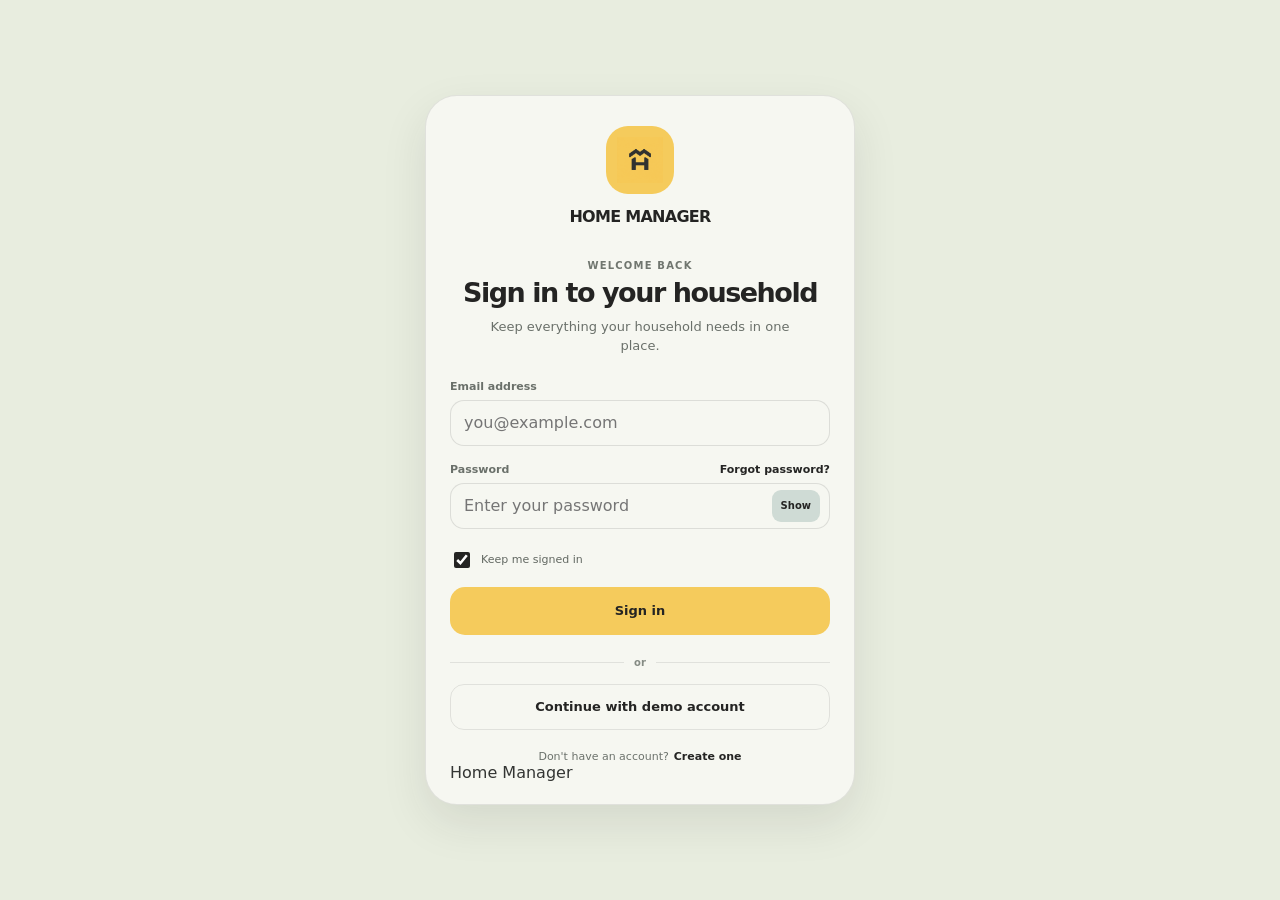
<file: index.html>
<!doctype html>
<html lang="en">

<head>
  <meta charset="UTF-8">

  <meta
    name="viewport"
    content="width=device-width, initial-scale=1"
  >

  <title>Home · Home Manager</title>

  <link
    rel="stylesheet"
    href="styles.css"
  >
</head>

<body>

  <div class="app-shell">

    <div class="phone">

      <!-- HEADER -->
      <header class="topbar">

        <div class="topbar-row">

          <a
            class="brand"
            href="index.html"
          >

            <div class="brand-mark">

              <img
                src="House_Manager_Logo.png"
                alt="Home Manager logo"
              >

            </div>

            <div>

              <div class="brand-name">
                HOME MANAGER
              </div>

              <div
                class="brand-sub"
                id="houseNameHeader"
              >
                My Household
              </div>

            </div>

          </a>


          <button
            class="header-action"
            type="button"
            onclick="location.href='settings.html'"
            aria-label="Settings"
          >
            ⚙
          </button>

        </div>

      </header>


      <!-- SCROLLABLE CONTENT -->
      <main class="scroll">

        <!-- GREETING -->
        <section class="home-intro">

          <div class="kicker">
            <span id="greetingTime">
              Welcome
            </span>
          </div>

          <h1 id="greetingName">
            Your household
          </h1>

          <p id="introText">
            Here's what is happening around home.
          </p>

        </section>


        <!-- NEEDS ATTENTION -->
        <section
          id="attentionSection"
          class="home-section hidden"
        >

          <div class="section-heading-row">

            <div>

              <div class="kicker">
                Needs attention
              </div>

              <h2>
                Take care of these first
              </h2>

            </div>

          </div>

          <div
            id="attentionList"
            class="attention-list"
          ></div>

        </section>


        <!-- ALL CLEAR -->
        <section
          id="allClearSection"
          class="home-clear"
        >

          <div class="clear-icon">
            ✓
          </div>

          <div>

            <div class="clear-title">
              You're all caught up
            </div>

            <div class="clear-copy">
              Nothing in your household needs immediate attention.
            </div>

          </div>

        </section>


        <!-- TODAY -->
        <section class="home-section">

          <div class="section-heading-row">

            <div>

              <div class="kicker">
                Today
              </div>

              <h2>
                What's happening
              </h2>

            </div>

            <a
              class="section-link"
              href="calendar.html"
            >
              Calendar
            </a>

          </div>


          <div
            id="todayContent"
            class="today-list"
          ></div>

        </section>


        <!-- YOUR TASKS -->
        <section class="home-section">

          <div class="section-heading-row">

            <div>

              <div class="kicker">
                Your tasks
              </div>

              <h2>
                Things for you
              </h2>

            </div>

            <a
              class="section-link"
              href="tasks.html"
            >
              View all
            </a>

          </div>


          <div
            id="yourTasks"
            class="compact-list"
          ></div>

        </section>


        <!-- HOUSEHOLD SNAPSHOT -->
        <section class="home-section">

          <div class="section-heading-row">

            <div>

              <div class="kicker">
                Household
              </div>

              <h2>
                At a glance
              </h2>

            </div>

          </div>


          <div class="snapshot-grid">

            <a
              href="tasks.html"
              class="snapshot-card"
            >

              <div class="snapshot-top">

                <div class="snapshot-icon">
                  ✓
                </div>

                <div
                  id="snapshotTasks"
                  class="snapshot-number"
                >
                  0
                </div>

              </div>

              <div class="snapshot-title">
                Open tasks
              </div>

            </a>


            <a
              href="shopping.html"
              class="snapshot-card"
            >

              <div class="snapshot-top">

                <div class="snapshot-icon">
                  🛒
                </div>

                <div
                  id="snapshotShopping"
                  class="snapshot-number"
                >
                  0
                </div>

              </div>

              <div class="snapshot-title">
                Shopping items
              </div>

            </a>


            <a
              href="calendar.html"
              class="snapshot-card"
            >

              <div class="snapshot-top">

                <div class="snapshot-icon">
                  ▦
                </div>

                <div
                  id="snapshotEvents"
                  class="snapshot-number"
                >
                  0
                </div>

              </div>

              <div class="snapshot-title">
                Upcoming events
              </div>

            </a>


            <a
              href="people.html"
              class="snapshot-card"
            >

              <div class="snapshot-top">

                <div class="snapshot-icon">
                  ◉
                </div>

                <div
                  id="snapshotMembers"
                  class="snapshot-number"
                >
                  0
                </div>

              </div>

              <div class="snapshot-title">
                Members
              </div>

            </a>

          </div>

        </section>


        <!-- SHOPPING PREVIEW -->
        <section
          id="shoppingSection"
          class="home-section hidden"
        >

          <div class="section-heading-row">

            <div>

              <div class="kicker">
                Shopping
              </div>

              <h2>
                The household needs
              </h2>

            </div>

            <a
              class="section-link"
              href="shopping.html"
            >
              View list
            </a>

          </div>


          <div
            id="shoppingPreview"
            class="compact-list"
          ></div>

        </section>


        <!-- UPCOMING -->
        <section
          id="upcomingSection"
          class="home-section hidden"
        >

          <div class="section-heading-row">

            <div>

              <div class="kicker">
                Upcoming
              </div>

              <h2>
                What's next
              </h2>

            </div>

            <a
              class="section-link"
              href="calendar.html"
            >
              Calendar
            </a>

          </div>


          <div
            id="upcomingList"
            class="compact-list"
          ></div>

        </section>


        <!-- HOUSEHOLD MEMBERS -->
        <section class="home-section">

          <div class="section-heading-row">

            <div>

              <div class="kicker">
                People
              </div>

              <h2>
                Your household
              </h2>

            </div>

            <a
              class="section-link"
              href="people.html"
            >
              Manage
            </a>

          </div>


          <div
            id="membersList"
            class="members-strip"
          ></div>

        </section>


        <!-- GET STARTED -->
        <section
          id="gettingStarted"
          class="home-section"
        >

          <div class="getting-started">

            <div class="kicker">
              Get started
            </div>

            <h2>
              Build your household
            </h2>

            <p>
              Add the things your household needs to remember, organise and manage.
            </p>


            <div class="starter-actions">

              <a
                href="tasks.html"
                class="starter-action"
              >
                <span class="starter-icon">
                  ✓
                </span>

                <span>
                  <strong>
                    Add a task
                  </strong>

                  <small>
                    Something that needs doing
                  </small>
                </span>

              </a>


              <a
                href="shopping.html"
                class="starter-action"
              >
                <span class="starter-icon">
                  🛒
                </span>

                <span>
                  <strong>
                    Start a shopping list
                  </strong>

                  <small>
                    Something the home needs
                  </small>
                </span>

              </a>


              <a
                href="calendar.html"
                class="starter-action"
              >
                <span class="starter-icon">
                  ▦
                </span>

                <span>
                  <strong>
                    Add an event
                  </strong>

                  <small>
                    Something happening
                  </small>
                </span>

              </a>

            </div>

          </div>

        </section>


        <!-- RECENT ACTIVITY -->
        <section
          id="activitySection"
          class="home-section hidden"
        >

          <div class="section-heading-row">

            <div>

              <div class="kicker">
                Recent activity
              </div>

              <h2>
                What's changed
              </h2>

            </div>

          </div>


          <div
            id="activityList"
            class="compact-list"
          ></div>

        </section>

      </main>


      <!-- BOTTOM NAVIGATION -->
      <nav class="bottom">

        <button
          class="fab"
          type="button"
          onclick="openAdd()"
          aria-label="Add"
        >
          +
        </button>


        <a
          class="nav active"
          href="index.html"
        >

          <span class="nav-icon">
            ⌂
          </span>

          Home

        </a>


        <a
          class="nav"
          href="tasks.html"
        >

          <span class="nav-icon">
            ✓
          </span>

          Tasks

        </a>


        <a
          class="nav"
          href="shopping.html"
        >

          <span class="nav-icon">
            🛒
          </span>

          Shop

        </a>


        <a
          class="nav"
          href="more.html"
        >

          <span class="nav-icon">
            •••
          </span>

          More

        </a>

      </nav>

    </div>

  </div>


  <div id="modalRoot"></div>


  <script src="app.js"></script>


  <script>

    /* =====================================================
       HOME DASHBOARD
    ===================================================== */

    const data = getData();


    /* -----------------------------------------------------
       USER
    ----------------------------------------------------- */

    const userName =
      localStorage.getItem(
        "home-manager-user-name"
      ) ||
      "there";


    const firstName =
      userName
        .trim()
        .split(/\s+/)[0] ||
        "there";


    const hour =
      new Date().getHours();


    let greeting;

    if (hour < 12) {
      greeting = "Good morning";
    } else if (hour < 18) {
      greeting = "Good afternoon";
    } else {
      greeting = "Good evening";
    }


    document.getElementById(
      "greetingTime"
    ).textContent =
      greeting;


    document.getElementById(
      "greetingName"
    ).textContent =
      `${firstName}`;


    document.getElementById(
      "introText"
    ).textContent =
      `${data.household.name} · everything your household needs, together.`;


    /* -----------------------------------------------------
       DATE HELPERS
    ----------------------------------------------------- */

    function localDateKey(date) {

      const year =
        date.getFullYear();

      const month =
        String(
          date.getMonth() + 1
        ).padStart(2, "0");

      const day =
        String(
          date.getDate()
        ).padStart(2, "0");

      return `${year}-${month}-${day}`;
    }


    function parseDate(value) {

      if (!value) {
        return null;
      }

      return new Date(
        `${value}T12:00:00`
      );
    }


    const today =
      new Date();


    const todayKey =
      localDateKey(today);


    const tomorrow =
      new Date(today);

    tomorrow.setDate(
      tomorrow.getDate() + 1
    );


    const tomorrowKey =
      localDateKey(tomorrow);


    /* -----------------------------------------------------
       ATTENTION
    ----------------------------------------------------- */

    const attention = [];


    data.tasks
      .filter(
        task =>
          !task.done &&
          task.date &&
          task.date < todayKey
      )
      .forEach(task => {

        attention.push({
          type: "task",
          title: task.title,
          meta: `Overdue · ${task.assignee || "Unassigned"}`,
          href: "tasks.html"
        });

      });


    data.expenses
      .filter(
        expense =>
          expense.date &&
          expense.date <= tomorrowKey
      )
      .forEach(expense => {

        attention.push({
          type: "money",
          title: expense.title,
          meta:
            expense.date === todayKey
              ? "Due today"
              : "Due tomorrow",
          amount:
            Number(
              expense.amount || 0
            ),
          href: "money.html"
        });

      });


    const attentionSection =
      document.getElementById(
        "attentionSection"
      );


    const attentionList =
      document.getElementById(
        "attentionList"
      );


    const allClear =
      document.getElementById(
        "allClearSection"
      );


    if (attention.length) {

      attentionSection.classList.remove(
        "hidden"
      );

      allClear.classList.add(
        "hidden"
      );


      attentionList.innerHTML =
        attention
          .slice(0, 4)
          .map(item => `

            <a
              href="${item.href}"
              class="attention-item"
            >

              <div class="attention-icon">
                ${
                  item.type === "task"
                    ? "!"
                    : "$"
                }
              </div>

              <div class="attention-main">

                <div class="attention-title">
                  ${safe(item.title)}
                </div>

                <div class="attention-meta">
                  ${safe(item.meta)}
                </div>

              </div>

              ${
                item.amount !== undefined
                  ? `
                    <div class="attention-amount">
                      $${item.amount.toFixed(2)}
                    </div>
                  `
                  : ""
              }

              <div class="attention-arrow">
                ›
              </div>

            </a>

          `)
          .join("");

    } else {

      attentionSection.classList.add(
        "hidden"
      );

      allClear.classList.remove(
        "hidden"
      );

    }


    /* -----------------------------------------------------
       TODAY
    ----------------------------------------------------- */

    const todayItems = [];


    data.tasks
      .filter(
        task =>
          !task.done &&
          task.date === todayKey
      )
      .forEach(task => {

        todayItems.push({
          kind: "Task",
          title: task.title,
          meta:
            task.assignee === firstName ||
            task.assignee === userName ||
            task.assignee === "You"
              ? "Your task"
              : `Assigned to ${task.assignee || "someone"}`,
          icon: "✓",
          href: "tasks.html"
        });

      });


    data.events
      .filter(
        event =>
          event.date === todayKey
      )
      .forEach(event => {

        todayItems.push({
          kind: "Event",
          title: event.title,
          meta:
            event.time
              ? event.time
              : "Today",
          icon: "▦",
          href: "calendar.html"
        });

      });


    const todayContent =
      document.getElementById(
        "todayContent"
      );


    if (todayItems.length) {

      todayContent.innerHTML =
        todayItems
          .slice(0, 5)
          .map(item => `

            <a
              class="today-item"
              href="${item.href}"
            >

              <div class="today-icon">
                ${item.icon}
              </div>

              <div class="today-main">

                <div class="today-kind">
                  ${safe(item.kind)}
                </div>

                <div class="today-title">
                  ${safe(item.title)}
                </div>

              </div>

              <div class="today-meta">
                ${safe(item.meta)}
              </div>

              <div class="today-arrow">
                ›
              </div>

            </a>

          `)
          .join("");

    } else {

      todayContent.innerHTML = `

        <div class="mini-empty">

          <div class="mini-empty-icon">
            ✓
          </div>

          <div>

            <div class="mini-empty-title">
              Nothing planned for today
            </div>

            <div class="mini-empty-copy">
              Your household has a clear day ahead.
            </div>

          </div>

        </div>

      `;

    }


    /* -----------------------------------------------------
       YOUR TASKS
    ----------------------------------------------------- */

    const yourTasks =
      data.tasks
        .filter(
          task =>
            !task.done &&
            (
              task.assignee === firstName ||
              task.assignee === userName ||
              task.assignee === "You"
            )
        )
        .sort(
          (a, b) =>
            (a.date || "9999")
              .localeCompare(
                b.date || "9999"
              )
        );


    const yourTasksElement =
      document.getElementById(
        "yourTasks"
      );


    if (yourTasks.length) {

      yourTasksElement.innerHTML =
        yourTasks
          .slice(0, 4)
          .map(task => `

            <a
              class="compact-item"
              href="tasks.html"
            >

              <div class="compact-icon">
                ✓
              </div>

              <div class="compact-main">

                <div class="compact-title">
                  ${safe(task.title)}
                </div>

                <div class="compact-meta">
                  ${
                    task.date
                      ? fmtDate(task.date)
                      : "No due date"
                  }
                </div>

              </div>

              <div class="compact-arrow">
                ›
              </div>

            </a>

          `)
          .join("");

    } else {

      yourTasksElement.innerHTML = `

        <div class="mini-empty">

          <div class="mini-empty-icon">
            ✓
          </div>

          <div>

            <div class="mini-empty-title">
              No tasks assigned to you
            </div>

            <div class="mini-empty-copy">
              Your assigned tasks will appear here.
            </div>

          </div>

        </div>

      `;

    }


    /* -----------------------------------------------------
       SNAPSHOT
    ----------------------------------------------------- */

    document.getElementById(
      "snapshotTasks"
    ).textContent =
      data.tasks.filter(
        task => !task.done
      ).length;


    document.getElementById(
      "snapshotShopping"
    ).textContent =
      data.shopping.filter(
        item => !item.bought
      ).length;


    document.getElementById(
      "snapshotEvents"
    ).textContent =
      data.events.length;


    document.getElementById(
      "snapshotMembers"
    ).textContent =
      data.members.length;


    /* -----------------------------------------------------
       SHOPPING PREVIEW
    ----------------------------------------------------- */

    const activeShopping =
      data.shopping.filter(
        item => !item.bought
      );


    const shoppingSection =
      document.getElementById(
        "shoppingSection"
      );


    const shoppingPreview =
      document.getElementById(
        "shoppingPreview"
      );


    if (activeShopping.length) {

      shoppingSection.classList.remove(
        "hidden"
      );


      shoppingPreview.innerHTML =
        activeShopping
          .slice(0, 4)
          .map(item => `

            <a
              class="compact-item"
              href="shopping.html"
            >

              <div class="compact-icon">
                🛒
              </div>

              <div class="compact-main">

                <div class="compact-title">
                  ${safe(item.title)}
                </div>

                <div class="compact-meta">
                  Qty ${safe(item.qty || "1")} ·
                  ${safe(item.category || "Other")}
                </div>

              </div>

              <div class="compact-arrow">
                ›
              </div>

            </a>

          `)
          .join("");

    } else {

      shoppingSection.classList.add(
        "hidden"
      );

    }


    /* -----------------------------------------------------
       UPCOMING EVENTS
    ----------------------------------------------------- */

    const upcomingEvents =
      data.events
        .filter(event => {

          if (!event.date) {
            return true;
          }

          return event.date >= todayKey;

        })
        .sort(
          (a, b) =>
            (a.date || "9999")
              .localeCompare(
                b.date || "9999"
              )
        );


    const upcomingSection =
      document.getElementById(
        "upcomingSection"
      );


    const upcomingList =
      document.getElementById(
        "upcomingList"
      );


    if (upcomingEvents.length) {

      upcomingSection.classList.remove(
        "hidden"
      );


      upcomingList.innerHTML =
        upcomingEvents
          .slice(0, 4)
          .map(event => `

            <a
              class="compact-item"
              href="calendar.html"
            >

              <div class="compact-icon">
                ▦
              </div>

              <div class="compact-main">

                <div class="compact-title">
                  ${safe(event.title)}
                </div>

                <div class="compact-meta">

                  ${
                    event.date
                      ? fmtDate(event.date)
                      : "No date"
                  }

                  ${
                    event.time
                      ? ` · ${safe(event.time)}`
                      : ""
                  }

                </div>

              </div>

              <div class="compact-arrow">
                ›
              </div>

            </a>

          `)
          .join("");

    } else {

      upcomingSection.classList.add(
        "hidden"
      );

    }


    /* -----------------------------------------------------
       MEMBERS
    ----------------------------------------------------- */

    const membersList =
      document.getElementById(
        "membersList"
      );


    membersList.innerHTML =
      data.members
        .map(member => `

          <a
            href="people.html"
            class="member-chip"
          >

            <div class="avatar">
              ${safe(member.initials)}
            </div>

            <div class="member-chip-name">
              ${safe(member.name)}
            </div>

          </a>

        `)
        .join("");


    /* -----------------------------------------------------
       GETTING STARTED
       Only keep it prominent while the household
       is still essentially empty.
    ----------------------------------------------------- */

    const hasCoreData =
      data.tasks.length ||
      data.shopping.length ||
      data.events.length ||
      data.expenses.length ||
      data.homeInfo.length;


    const gettingStarted =
      document.getElementById(
        "gettingStarted"
      );


    if (hasCoreData) {

      gettingStarted.classList.add(
        "hidden"
      );

    }


    /* -----------------------------------------------------
       ACTIVITY
       Supports future createdAt activity records.
    ----------------------------------------------------- */

    const activityRecords = [

      ...data.tasks.map(item => ({
        title:
          item.done
            ? "Task completed"
            : "Task added",
        detail:
          item.title,
        date:
          item.createdAt || null
      })),

      ...data.shopping.map(item => ({
        title:
          item.bought
            ? "Shopping item completed"
            : "Shopping item added",
        detail:
          item.title,
        date:
          item.createdAt || null
      })),

      ...data.events.map(item => ({
        title:
          "Event added",
        detail:
          item.title,
        date:
          item.createdAt || null
      })),

      ...data.expenses.map(item => ({
        title:
          "Expense added",
        detail:
          item.title,
        date:
          item.createdAt || null
      }))

    ]
      .filter(item => item.date)
      .sort(
        (a, b) =>
          new Date(b.date) -
          new Date(a.date)
      );


    const activitySection =
      document.getElementById(
        "activitySection"
      );


    const activityList =
      document.getElementById(
        "activityList"
      );


    if (activityRecords.length) {

      activitySection.classList.remove(
        "hidden"
      );


      activityList.innerHTML =
        activityRecords
          .slice(0, 5)
          .map(item => `

            <div class="compact-item">

              <div class="compact-icon">
                •
              </div>

              <div class="compact-main">

                <div class="compact-title">
                  ${safe(item.title)}
                </div>

                <div class="compact-meta">
                  ${safe(item.detail)}
                </div>

              </div>

            </div>

          `)
          .join("");

    } else {

      activitySection.classList.add(
        "hidden"
      );

    }

  </script>

</body>

</html>
</file>
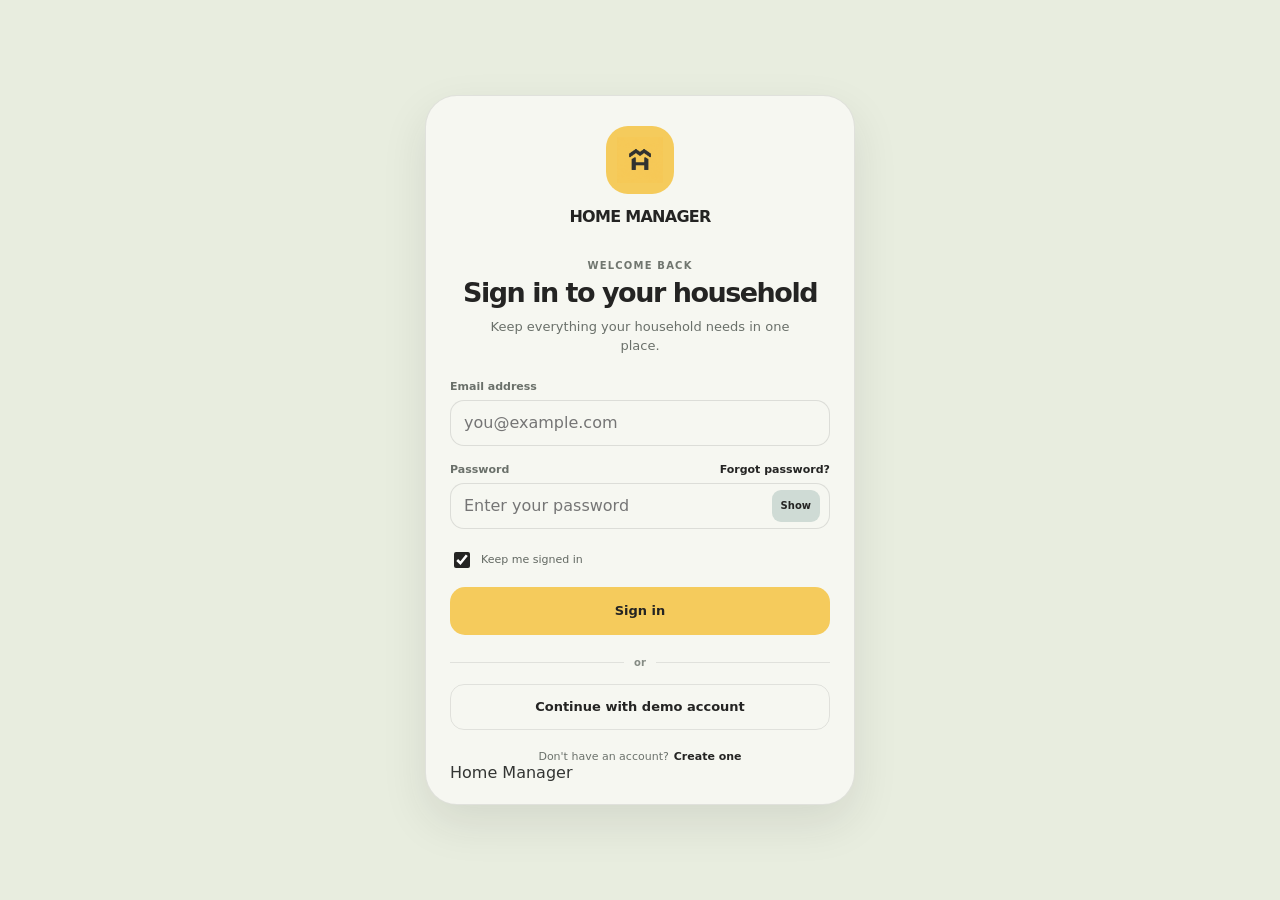
<file: add.html>
<!doctype html>
<html lang="en">
<head>
  <meta charset="UTF-8">
  <meta name="viewport" content="width=device-width, initial-scale=1">
  <title>Settings · Home Manager</title>
  <link rel="stylesheet" href="styles.css">
</head>

<body>

  <div class="app-shell">
    <div class="phone">

      <div class="topbar">

        <div class="topbar-row">

          <a class="brand" href="index.html">

            <div class="brand-mark">
  <img src="House_Manager_Logo.png" alt="Home Manager logo">
</div>

            <div>
              <div class="brand-name">HOME MANAGER</div>
              <div class="brand-sub" id="houseNameHeader">
                My Household
              </div>
            </div>

          </a>

        </div>

      </div>

      <div class="scroll">

        <div class="kicker">Household</div>

        <h1>Settings</h1>

        <p>
          Control your household and prototype preferences.
        </p>

        <div class="section">

          <div class="section-title">
            Household
          </div>

          <div class="row">

            <div>

              <div class="member-name">
                Household name
              </div>

              <div
                class="member-role"
                id="nameView"
              ></div>

            </div>

            <button
              class="button outline small-button"
              onclick="renameHousehold()"
            >
              Rename
            </button>

          </div>

          <div class="row">

            <div>

              <div class="member-name">
                Invite code
              </div>

              <div
                class="member-role"
                id="codeView"
              ></div>

            </div>

            <button
              class="button outline small-button"
              onclick="copyInvite()"
            >
              Copy
            </button>

          </div>

        </div>

        <div class="section">

          <div class="section-title">
            Prototype data
          </div>

          <p>
            All test data is stored locally in this browser so the prototype works without a backend.
          </p>

          <div style="margin-top:14px">

            <button
              class="button danger full"
              onclick="resetApp()"
            >
              Clear household data
            </button>

          </div>

        </div>

      </div>

      <div class="bottom">

        <button class="fab" onclick="openAdd()">+</button>

        <a class="nav" href="index.html">
          <span class="nav-icon">⌂</span>
          Home
        </a>

        <a class="nav" href="tasks.html">
          <span class="nav-icon">✓</span>
          Tasks
        </a>

        <a class="nav" href="shopping.html">
          <span class="nav-icon">🛒</span>
          Shop
        </a>

        <a class="nav active" href="more.html">
          <span class="nav-icon">•••</span>
          More
        </a>

      </div>

    </div>
  </div>

  <div id="modalRoot"></div>

  <script src="app.js"></script>

  <script>

    const d = getData();

    document.getElementById("nameView").textContent =
      d.household.name;

    document.getElementById("codeView").textContent =
      d.household.inviteCode;

  </script>

</body>
</html>
</file>
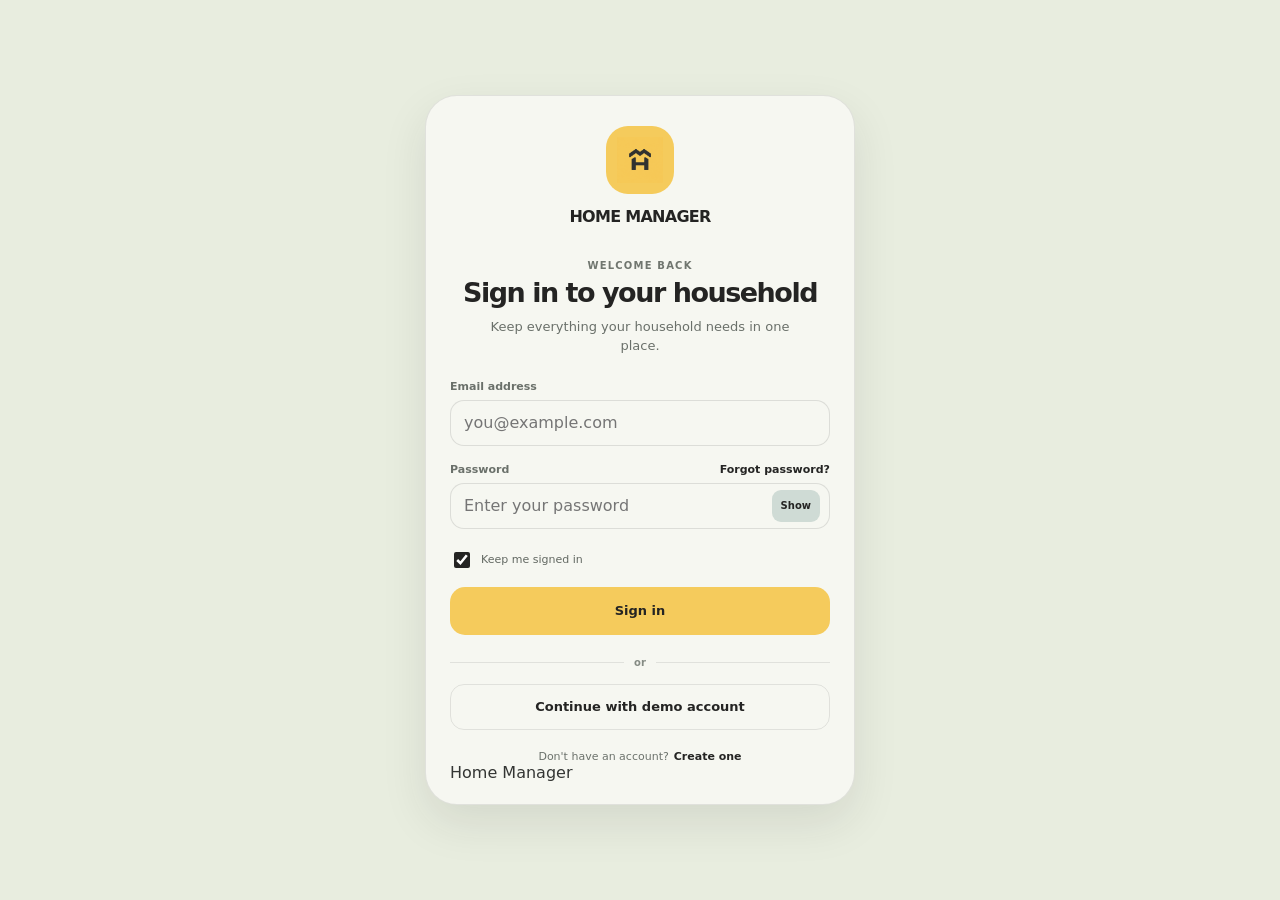
<file: calendar.html>
<!doctype html>
<html lang="en">
<head>
  <meta charset="UTF-8">
  <meta name="viewport" content="width=device-width, initial-scale=1">
  <title>Calendar · Home Manager</title>
  <link rel="stylesheet" href="styles.css">
</head>

<body>

  <div class="app-shell">
    <div class="phone">

      <div class="topbar">
        <div class="topbar-row">

          <a class="brand" href="index.html">

            <div class="brand-mark">
  <img src="House_Manager_Logo.png" alt="Home Manager logo">
</div>

            <div>
              <div class="brand-name">HOME MANAGER</div>
              <div class="brand-sub" id="houseNameHeader">My Household</div>
            </div>

          </a>

          <button
            class="header-action"
            onclick="location.href='settings.html'"
          >
            ⚙
          </button>

        </div>
      </div>

      <div class="scroll">

        <div class="kicker">Household</div>

        <h1>Calendar</h1>

        <p>Plans and events everyone can see.</p>

        <div class="calendar">

          <div class="calendar-head">
            <span>October 2026</span>
            <span>Today</span>
          </div>

          <div class="week">

            <div class="dayname">M</div>
            <div class="dayname">T</div>
            <div class="dayname">W</div>
            <div class="dayname">T</div>
            <div class="dayname">F</div>
            <div class="dayname">S</div>
            <div class="dayname">S</div>

          </div>

          <div class="week" id="days"></div>

        </div>

        <div class="toolbar">

          <div class="kicker">Upcoming</div>

          <button
            class="button primary small-button"
            onclick="openForm('event')"
          >
            + Add event
          </button>

        </div>

        <div id="events"></div>

      </div>

      <div class="bottom">

        <button class="fab" onclick="openAdd()">+</button>

        <a class="nav" href="index.html">
          <span class="nav-icon">⌂</span>
          Home
        </a>

        <a class="nav" href="tasks.html">
          <span class="nav-icon">✓</span>
          Tasks
        </a>

        <a class="nav" href="shopping.html">
          <span class="nav-icon">🛒</span>
          Shop
        </a>

        <a class="nav active" href="more.html">
          <span class="nav-icon">•••</span>
          More
        </a>

      </div>

    </div>
  </div>

  <div id="modalRoot"></div>

  <script src="app.js"></script>

  <script>
    const days = document.getElementById("days");

    for (let i = 1; i <= 31; i++) {
      days.innerHTML += `
        <button class="day ${i === 1 ? "today" : ""}">
          ${i}
        </button>
      `;
    }

    const d = getData();

    document.getElementById("events").innerHTML =
      d.events.length
        ? d.events.map(x => `
          <div class="list-item">

            <div class="iconbox" style="margin:0">
              ▦
            </div>

            <div class="list-content">

              <div class="list-title">
                ${safe(x.title)}
              </div>

              <div class="list-meta">
                ${x.date ? fmtDate(x.date) : "No date"}
                ${x.time ? " · " + safe(x.time) : ""}
              </div>

            </div>

            <button
              class="icon-button"
              onclick="deleteEvent('${x.id}')"
            >
              ×
            </button>

          </div>
        `).join("")
        : emptyState(
            "▦",
            "Nothing planned yet",
            "Add an appointment, dinner, sports event or anything else your household needs to remember.",
            "Add an event",
            "openForm('event')"
          );
  </script>

</body>
</html>
</file>
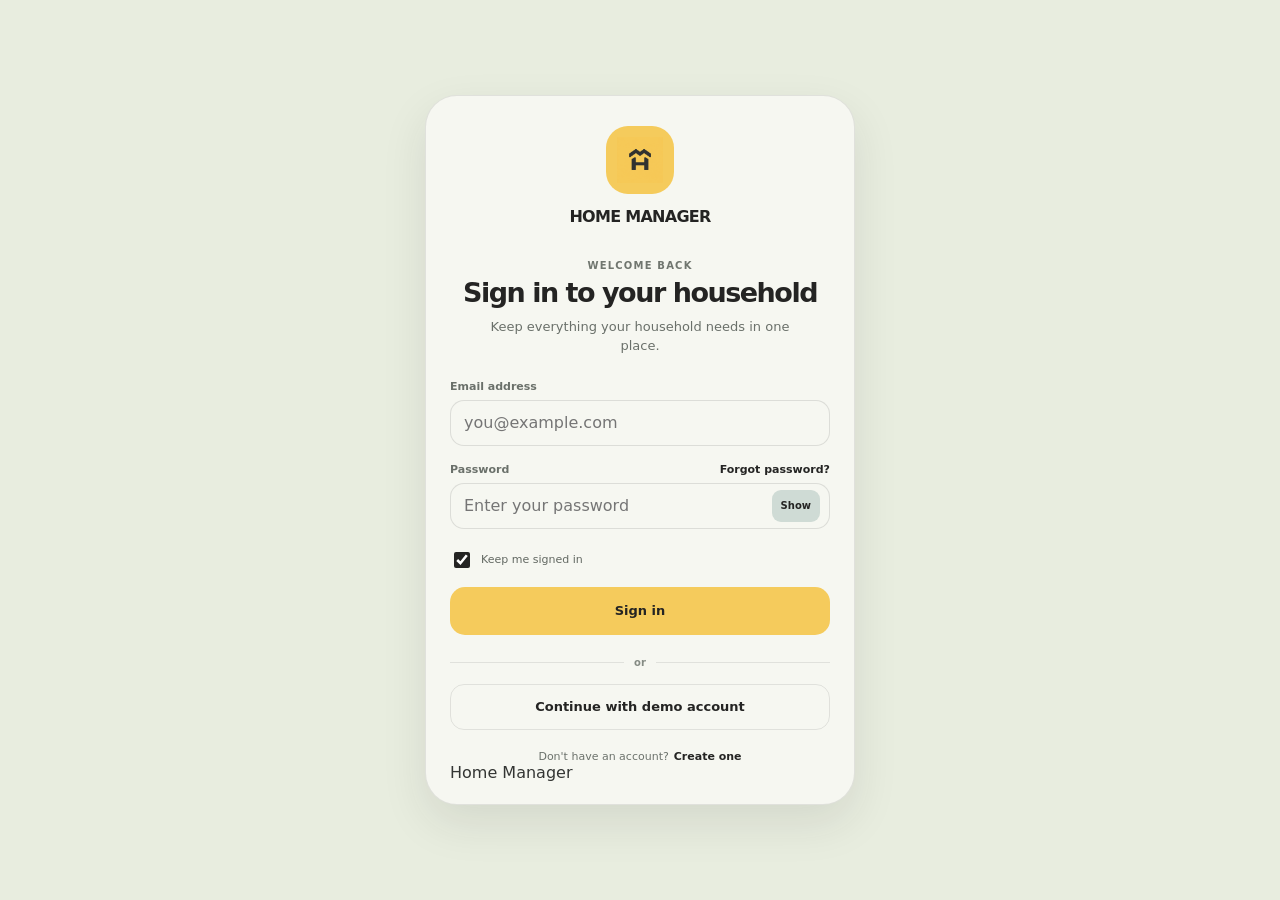
<file: home.html>
<!doctype html>
<html lang="en">
<head>
  <meta charset="UTF-8">
  <meta name="viewport" content="width=device-width, initial-scale=1">
  <title>Home · Home Manager</title>
  <link rel="stylesheet" href="styles.css">
</head>

<body>

  <div class="app-shell">
    <div class="phone">

      <div class="topbar">
        <div class="topbar-row">

          <a class="brand" href="index.html">

            <div class="brand-mark">
  <img src="House_Manager_Logo.png" alt="Home Manager logo">
</div>

            <div>
              <div class="brand-name">HOME MANAGER</div>
              <div class="brand-sub" id="houseNameHeader">My Household</div>
            </div>

          </a>

          <button
            class="header-action"
            onclick="location.href='settings.html'"
          >
            ⚙
          </button>

        </div>
      </div>

      <div class="scroll">

        <div class="kicker">Household</div>

        <h1>Home</h1>

        <p>
          Information about the place you all share.
        </p>

        <div class="toolbar">

          <div class="kicker">
            Home information
          </div>

          <button
            class="button primary small-button"
            onclick="addHomeInfoPrompt()"
          >
            + Add
          </button>

        </div>

        <div id="list"></div>

      </div>

      <div class="bottom">

        <button class="fab" onclick="openAdd()">+</button>

        <a class="nav" href="index.html">
          <span class="nav-icon">⌂</span>
          Home
        </a>

        <a class="nav" href="tasks.html">
          <span class="nav-icon">✓</span>
          Tasks
        </a>

        <a class="nav" href="shopping.html">
          <span class="nav-icon">🛒</span>
          Shop
        </a>

        <a class="nav active" href="more.html">
          <span class="nav-icon">•••</span>
          More
        </a>

      </div>

    </div>
  </div>

  <div id="modalRoot"></div>

  <script src="app.js"></script>

  <script>
    function addHomeInfoPrompt() {

      const title = prompt("What is the information?");

      if (!title?.trim()) return;

      const value = prompt("Value / details");

      const d = getData();

      d.homeInfo.unshift({
        id: uid(),
        title: title.trim(),
        value: value?.trim() || ""
      });

      saveData(d);

      location.reload();
    }

    const d = getData();

    document.getElementById("list").innerHTML =
      d.homeInfo.length
        ? d.homeInfo.map(x => `
          <div class="list-item">

            <div class="iconbox" style="margin:0">
              ⌂
            </div>

            <div class="list-content">

              <div class="list-title">
                ${safe(x.title)}
              </div>

              <div class="list-meta">
                ${safe(x.value)}
              </div>

            </div>

            <button
              class="icon-button"
              onclick="deleteHomeInfo('${x.id}')"
            >
              ×
            </button>

          </div>
        `).join("")
        : emptyState(
            "⌂",
            "Nothing saved yet",
            "Store useful household details such as Wi-Fi information, appliance details, service contacts or maintenance notes.",
            "Add home information",
            "addHomeInfoPrompt()"
          );
  </script>

</body>
</html>
</file>
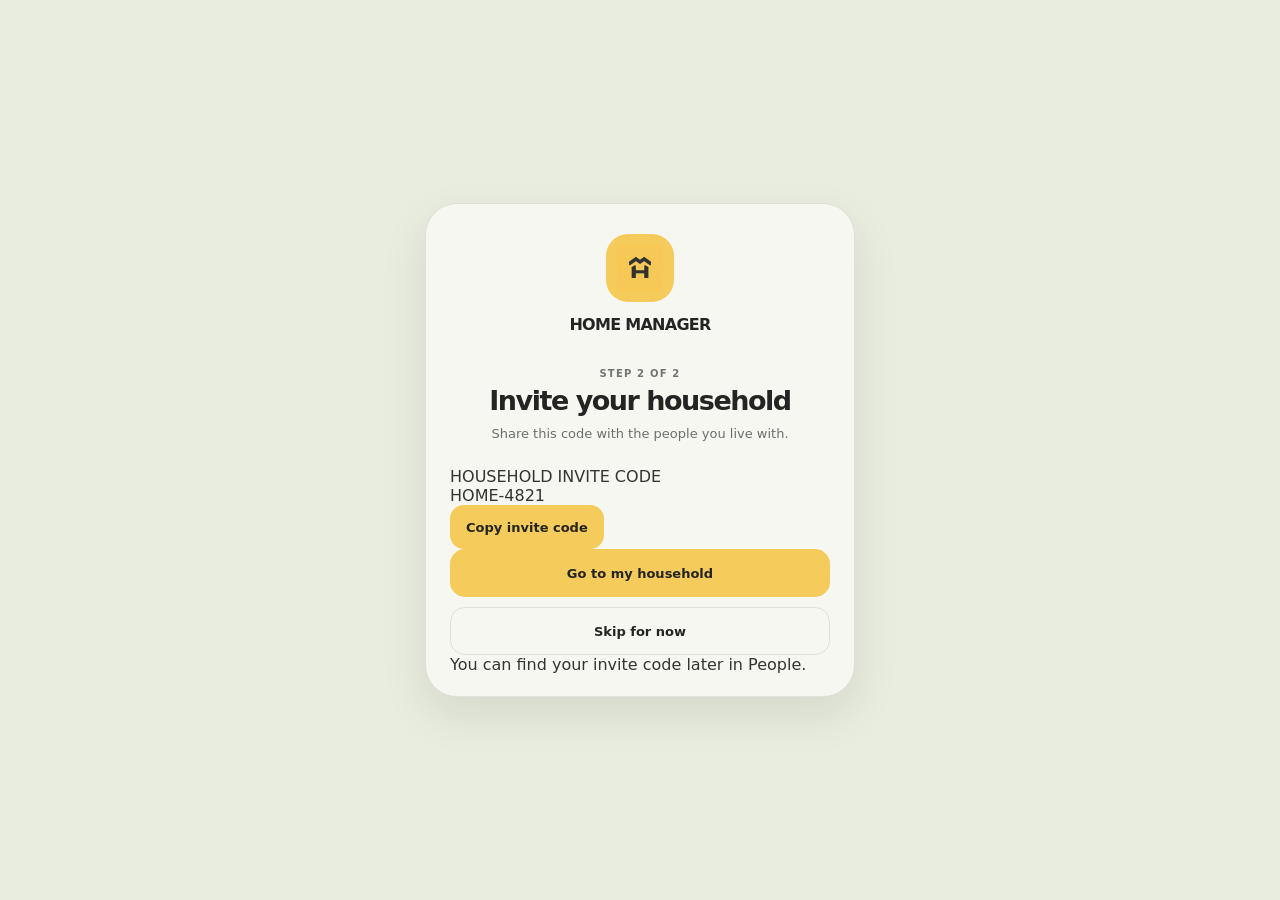
<file: invite.html>
<!DOCTYPE html>
<html lang="en">

<head>
  <meta charset="UTF-8">

  <meta
    name="viewport"
    content="width=device-width, initial-scale=1.0"
  >

  <title>Invite Household · Home Manager</title>

  <link
    rel="stylesheet"
    href="styles.css"
  >
</head>

<body>

  <div class="login-shell">

    <div class="login-card">

      <div class="login-brand">

        <div class="login-logo">

          <img
            src="House_Manager_Logo.png"
            alt="Home Manager logo"
          >

        </div>

        <div class="login-brand-name">
          HOME MANAGER
        </div>

      </div>


      <div class="login-heading">

        <div class="login-kicker">
          Step 2 of 2
        </div>

        <h1>
          Invite your household
        </h1>

        <p>
          Share this code with the people you live with.
        </p>

      </div>


      <div class="invite-code-card">

        <div class="invite-label">
          HOUSEHOLD INVITE CODE
        </div>

        <div
          id="inviteCode"
          class="invite-code"
        >
          HOME-4821
        </div>

        <button
          class="button primary"
          onclick="copyInviteCode()"
        >
          Copy invite code
        </button>

      </div>


      <div class="stack">

        <button
          class="button primary login-button"
          onclick="location.href='index.html'"
        >
          Go to my household
        </button>

        <button
          class="button outline login-button"
          onclick="location.href='index.html'"
        >
          Skip for now
        </button>

      </div>


      <div class="login-footer">
        You can find your invite code later in People.
      </div>

    </div>

  </div>


  <script src="app.js"></script>


  <script>

    const data =
      getData();

    if (
      !data.household.inviteCode
    ) {

      data.household.inviteCode =
        "HOME-" +
        Math.floor(
          1000 +
          Math.random() * 9000
        );

      saveData(data);
    }


    document.getElementById(
      "inviteCode"
    ).textContent =
      data.household.inviteCode;


    function copyInviteCode() {

      const code =
        getData()
          .household
          .inviteCode;

      navigator.clipboard
        ?.writeText(code);

      alert(
        "Invite code copied."
      );
    }

  </script>

</body>

</html>
</file>
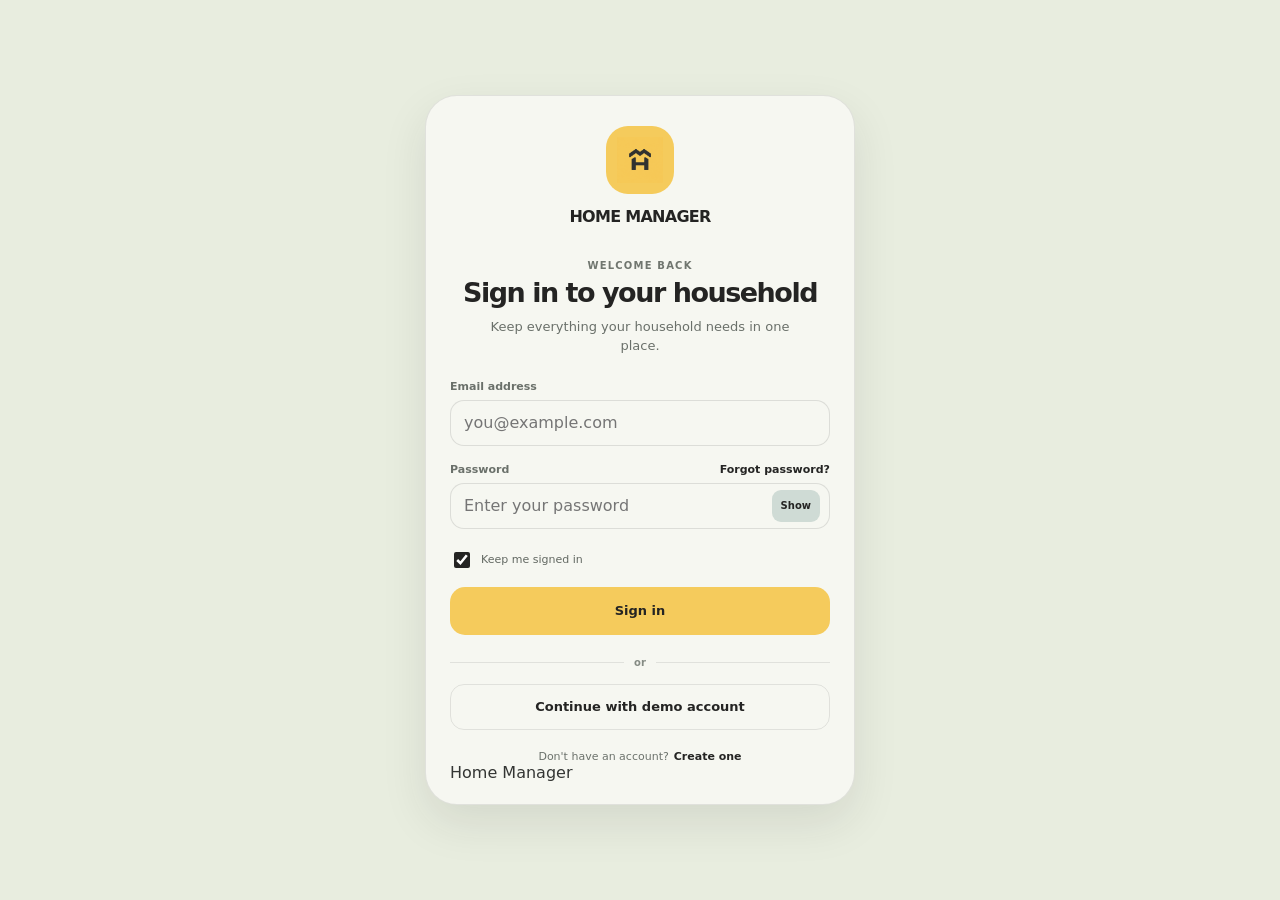
<file: login.html>
<!DOCTYPE html>
<html lang="en">

<head>
  <meta charset="UTF-8">
  <meta
    name="viewport"
    content="width=device-width, initial-scale=1.0"
  >

  <title>Sign In · Home Manager</title>

  <link
    rel="stylesheet"
    href="styles.css"
  >
</head>

<body>

  <div class="login-shell">

    <div class="login-card">

      <div class="login-brand">

        <div class="login-logo">
          <img
            src="House_Manager_Logo.png"
            alt="Home Manager logo"
          >
        </div>

        <div class="login-brand-name">
          HOME MANAGER
        </div>

      </div>

      <div class="login-heading">

        <div class="login-kicker">
          Welcome back
        </div>

        <h1>
          Sign in to your household
        </h1>

        <p>
          Keep everything your household needs in one place.
        </p>

      </div>

      <form
        class="login-form"
        onsubmit="handleLogin(event)"
      >

        <div class="field">

          <label
            class="label"
            for="email"
          >
            Email address
          </label>

          <input
            id="email"
            class="input"
            type="email"
            autocomplete="email"
            placeholder="you@example.com"
            required
          >

        </div>

        <div class="field">

          <div class="password-label">

            <label
              class="label"
              for="password"
            >
              Password
            </label>

            <button
              type="button"
              class="forgot-button"
              onclick="forgotPassword()"
            >
              Forgot password?
            </button>

          </div>

          <div class="password-wrap">

            <input
              id="password"
              class="input"
              type="password"
              autocomplete="current-password"
              placeholder="Enter your password"
              required
            >

            <button
              type="button"
              class="password-toggle"
              onclick="togglePassword()"
              aria-label="Show password"
            >
              Show
            </button>

          </div>

        </div>

        <label class="remember-row">

          <input
            id="remember"
            type="checkbox"
            checked
          >

          <span>
            Keep me signed in
          </span>

        </label>

        <button
          type="submit"
          class="button primary login-button"
        >
          Sign in
        </button>

      </form>

      <div class="login-divider">
        <span></span>
        <div>or</div>
        <span></span>
      </div>

      <button
        type="button"
        class="button outline login-alt"
        onclick="demoLogin()"
      >
        Continue with demo account
      </button>

      <div class="signup-link">

        <span>
          Don't have an account?
        </span>

        <button
  type="button"
  onclick="location.href='signup.html'"
>
  Create one
</button>

      </div>

      <div
        id="loginMessage"
        class="login-message"
      ></div>

      <div class="login-footer">
        Home Manager
      </div>

    </div>

  </div>

  <script src="app.js"></script>

  <script>

    function togglePassword() {

      const password =
        document.getElementById("password");

      const button =
        document.querySelector(".password-toggle");

      const showing =
        password.type === "text";

      password.type =
        showing
          ? "password"
          : "text";

      button.textContent =
        showing
          ? "Show"
          : "Hide";
    }


    function handleLogin(event) {

      event.preventDefault();

      const email =
        document
          .getElementById("email")
          .value
          .trim();

      const password =
        document
          .getElementById("password")
          .value;

      const remember =
        document
          .getElementById("remember")
          .checked;

      if (!email || !password) {
        showLoginMessage(
          "Enter your email and password."
        );

        return;
      }

      localStorage.setItem(
        "home-manager-logged-in",
        "true"
      );

      localStorage.setItem(
        "home-manager-user-email",
        email
      );

      localStorage.setItem(
        "home-manager-remember",
        remember
          ? "true"
          : "false"
      );

      location.href =
        "index.html";
    }


    function demoLogin() {

      localStorage.setItem(
        "home-manager-logged-in",
        "true"
      );

      localStorage.setItem(
        "home-manager-user-email",
        "demo@example.com"
      );

      location.href =
        "index.html";
    }


    function forgotPassword() {

      showLoginMessage(
        "Password reset will be available when authentication is connected."
      );
    }


    function createAccount() {

      showLoginMessage(
        "Account creation will be added next."
      );
    }


    function showLoginMessage(text) {

      const element =
        document.getElementById(
          "loginMessage"
        );

      element.textContent =
        text;

      element.classList.add(
        "visible"
      );
    }

  </script>

</body>

</html>
</file>
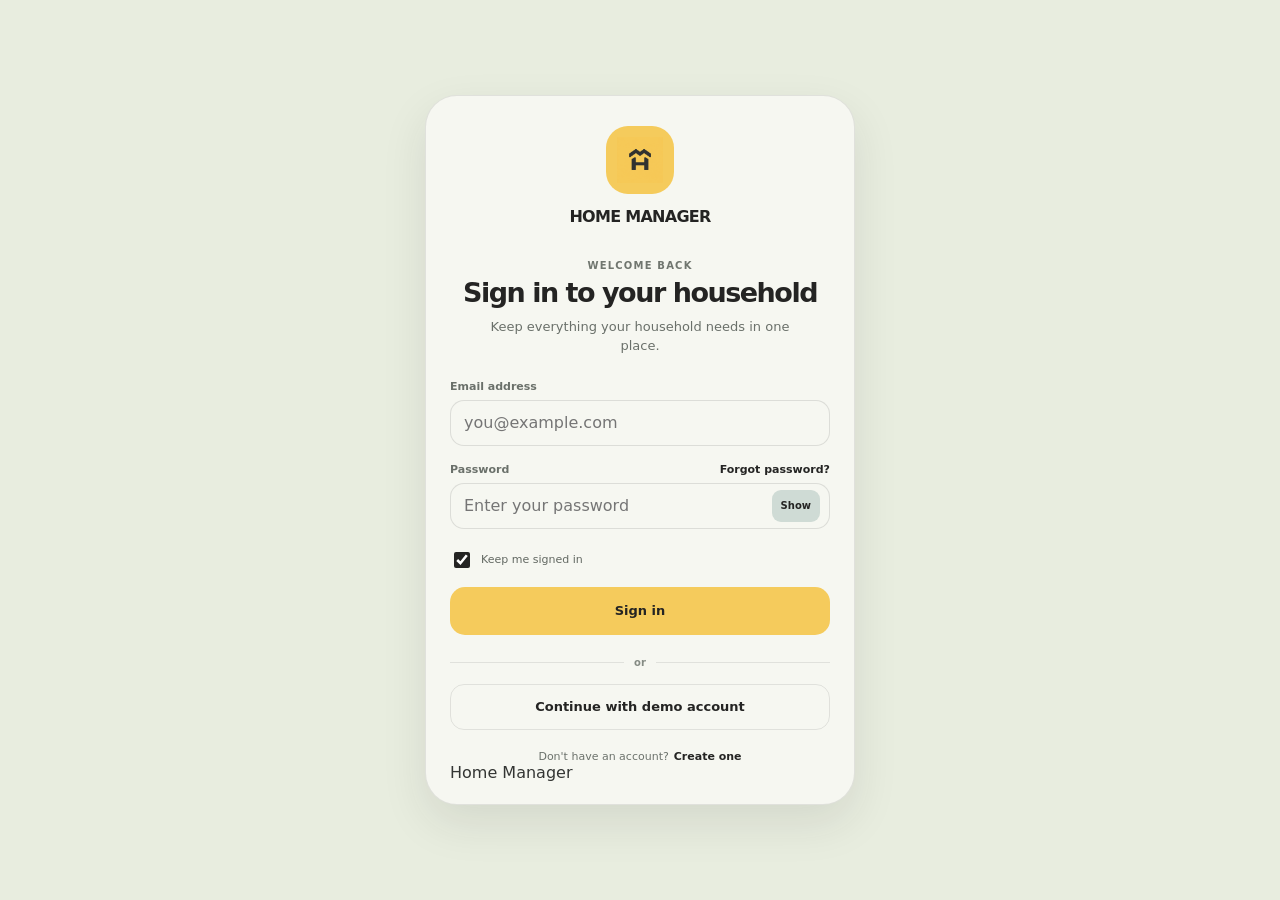
<file: money.html>
<!doctype html>
<html lang="en">
<head>
  <meta charset="UTF-8">
  <meta name="viewport" content="width=device-width, initial-scale=1">
  <title>Money · Home Manager</title>
  <link rel="stylesheet" href="styles.css">
</head>

<body>

  <div class="app-shell">
    <div class="phone">

      <div class="topbar">
        <div class="topbar-row">

          <a class="brand" href="index.html">

            <div class="brand-mark">
  <img src="House_Manager_Logo.png" alt="Home Manager logo">
</div>

            <div>
              <div class="brand-name">HOME MANAGER</div>
              <div class="brand-sub" id="houseNameHeader">My Household</div>
            </div>

          </a>

          <button
            class="header-action"
            onclick="location.href='settings.html'"
          >
            ⚙
          </button>

        </div>
      </div>

      <div class="scroll">

        <div class="kicker">Household</div>

        <h1>Money</h1>

        <p>Shared bills and household expenses.</p>

        <div class="hero">

          <div class="hero-pill">
            Monthly overview
          </div>

          <div
            id="total"
            style="font-size:30px;font-weight:900;color:var(--dark)"
          >
            $0.00
          </div>

          <p>
            Recorded household expenses
          </p>

        </div>

        <div class="toolbar">

          <div class="kicker">Expenses</div>

          <button
            class="button primary small-button"
            onclick="openForm('expense')"
          >
            + Add expense
          </button>

        </div>

        <div id="list"></div>

      </div>

      <div class="bottom">

        <button class="fab" onclick="openAdd()">+</button>

        <a class="nav" href="index.html">
          <span class="nav-icon">⌂</span>
          Home
        </a>

        <a class="nav" href="tasks.html">
          <span class="nav-icon">✓</span>
          Tasks
        </a>

        <a class="nav" href="shopping.html">
          <span class="nav-icon">🛒</span>
          Shop
        </a>

        <a class="nav active" href="more.html">
          <span class="nav-icon">•••</span>
          More
        </a>

      </div>

    </div>
  </div>

  <div id="modalRoot"></div>

  <script src="app.js"></script>

  <script>
    const d = getData();

    const total = d.expenses.reduce(
      (a, x) => a + Number(x.amount || 0),
      0
    );

    document.getElementById("total").textContent =
      "$" + total.toFixed(2);

    document.getElementById("list").innerHTML =
      d.expenses.length
        ? d.expenses.map(x => `
          <div class="list-item">

            <div class="iconbox" style="margin:0">
              $
            </div>

            <div class="list-content">

              <div class="list-title">
                ${safe(x.title)}
              </div>

              <div class="list-meta">
                ${x.date ? fmtDate(x.date) : "No due date"}
              </div>

            </div>

            <div style="font-weight:850;color:var(--dark)">
              $${Number(x.amount || 0).toFixed(2)}
            </div>

            <button
              class="icon-button"
              onclick="deleteExpense('${x.id}')"
            >
              ×
            </button>

          </div>
        `).join("")
        : emptyState(
            "$",
            "Nothing added yet",
            "Track household bills and shared expenses here.",
            "Add an expense",
            "openForm('expense')"
          );
  </script>

</body>
</html>
</file>
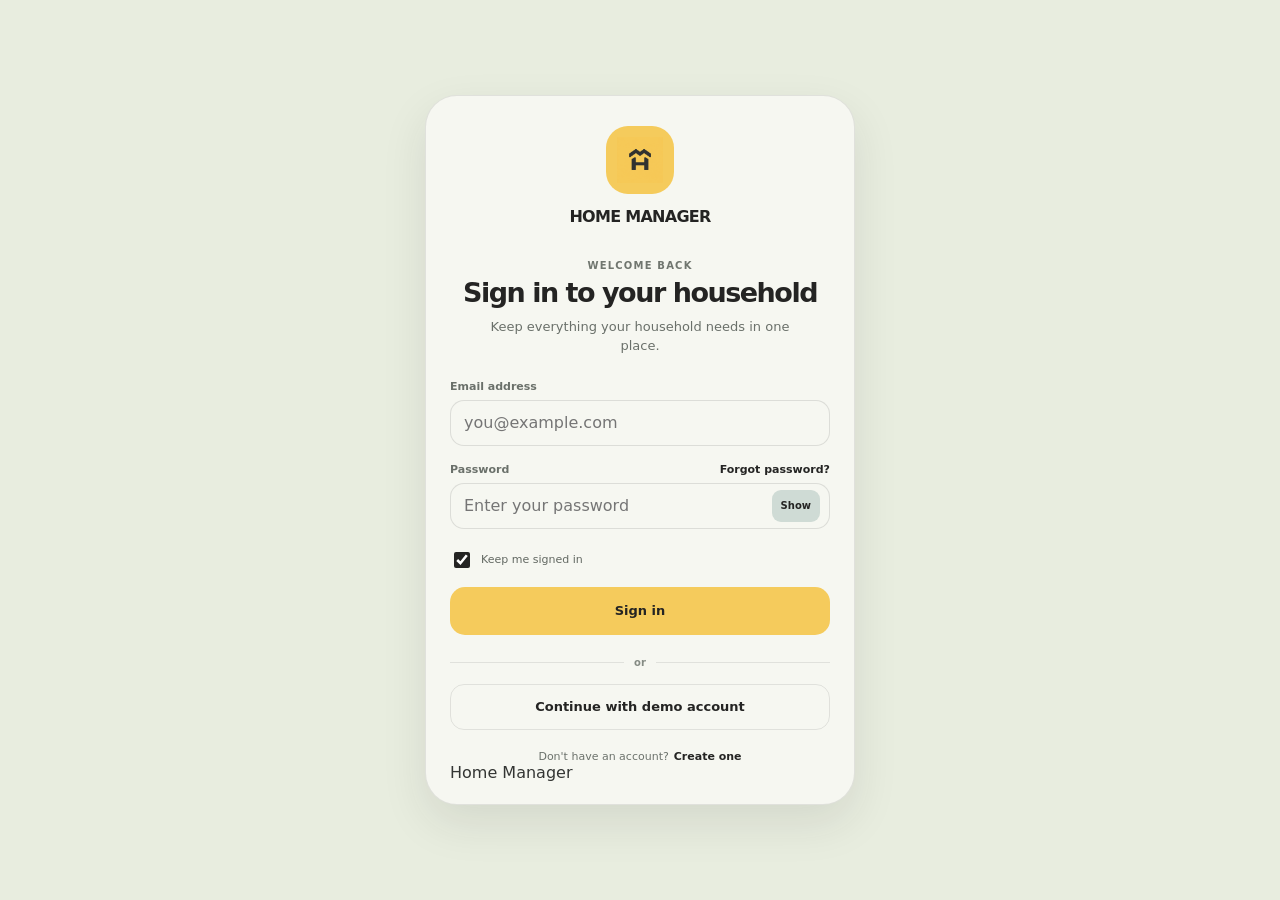
<file: people.html>
<!doctype html>
<html lang="en">
<head>
  <meta charset="UTF-8">
  <meta name="viewport" content="width=device-width, initial-scale=1">
  <title>People · Home Manager</title>
  <link rel="stylesheet" href="styles.css">
</head>

<body>

  <div class="app-shell">
    <div class="phone">

      <div class="topbar">

        <div class="topbar-row">

          <a class="brand" href="index.html">

            <div class="brand-mark">
  <img src="House_Manager_Logo.png" alt="Home Manager logo">
</div>

            <div>
              <div class="brand-name">HOME MANAGER</div>
              <div class="brand-sub" id="houseNameHeader">
                My Household
              </div>
            </div>

          </a>

          <button
            class="header-action"
            onclick="location.href='settings.html'"
          >
            ⚙
          </button>

        </div>

      </div>

      <div class="scroll">

        <div class="kicker">Household</div>

        <h1>People</h1>

        <p>
          Everyone who shares this household.
        </p>

        <div class="section">

          <div class="section-title">
            Invite someone
          </div>

          <div style="display:flex;gap:8px">

            <input
              class="input"
              readonly
              value=""
              id="inviteCode"
            >

            <button
              class="button primary"
              onclick="copyInvite()"
            >
              Copy
            </button>

          </div>

        </div>

        <div class="toolbar">

          <div class="kicker">
            Members
          </div>

          <button
            class="button primary small-button"
            onclick="addMember()"
          >
            + Add member
          </button>

        </div>

        <div class="members" id="members"></div>

      </div>

      <div class="bottom">

        <button class="fab" onclick="openAdd()">+</button>

        <a class="nav" href="index.html">
          <span class="nav-icon">⌂</span>
          Home
        </a>

        <a class="nav" href="tasks.html">
          <span class="nav-icon">✓</span>
          Tasks
        </a>

        <a class="nav" href="shopping.html">
          <span class="nav-icon">🛒</span>
          Shop
        </a>

        <a class="nav active" href="more.html">
          <span class="nav-icon">•••</span>
          More
        </a>

      </div>

    </div>
  </div>

  <div id="modalRoot"></div>

  <script src="app.js"></script>

  <script>

    const d = getData();

    document.getElementById("inviteCode").value =
      d.household.inviteCode;

    document.getElementById("members").innerHTML =
      d.members.map(m => `

        <div class="member">

          <div class="avatar">
            ${safe(m.initials)}
          </div>

          <div class="member-main">

            <div class="member-name">
              ${safe(m.name)}
            </div>

            <div class="member-role">
              ${safe(m.role)}
            </div>

          </div>

          ${
            m.id !== "me"
              ? `
                <button
                  class="icon-button"
                  onclick="
                    if(confirm('Remove ${safe(m.name)}?')) {
                      const d = getData();
                      d.members = d.members.filter(
                        x => x.id !== '${m.id}'
                      );
                      saveData(d);
                      location.reload();
                    }
                  "
                >
                  ×
                </button>
              `
              : ""
          }

        </div>

      `).join("");

  </script>

</body>
</html>
</file>
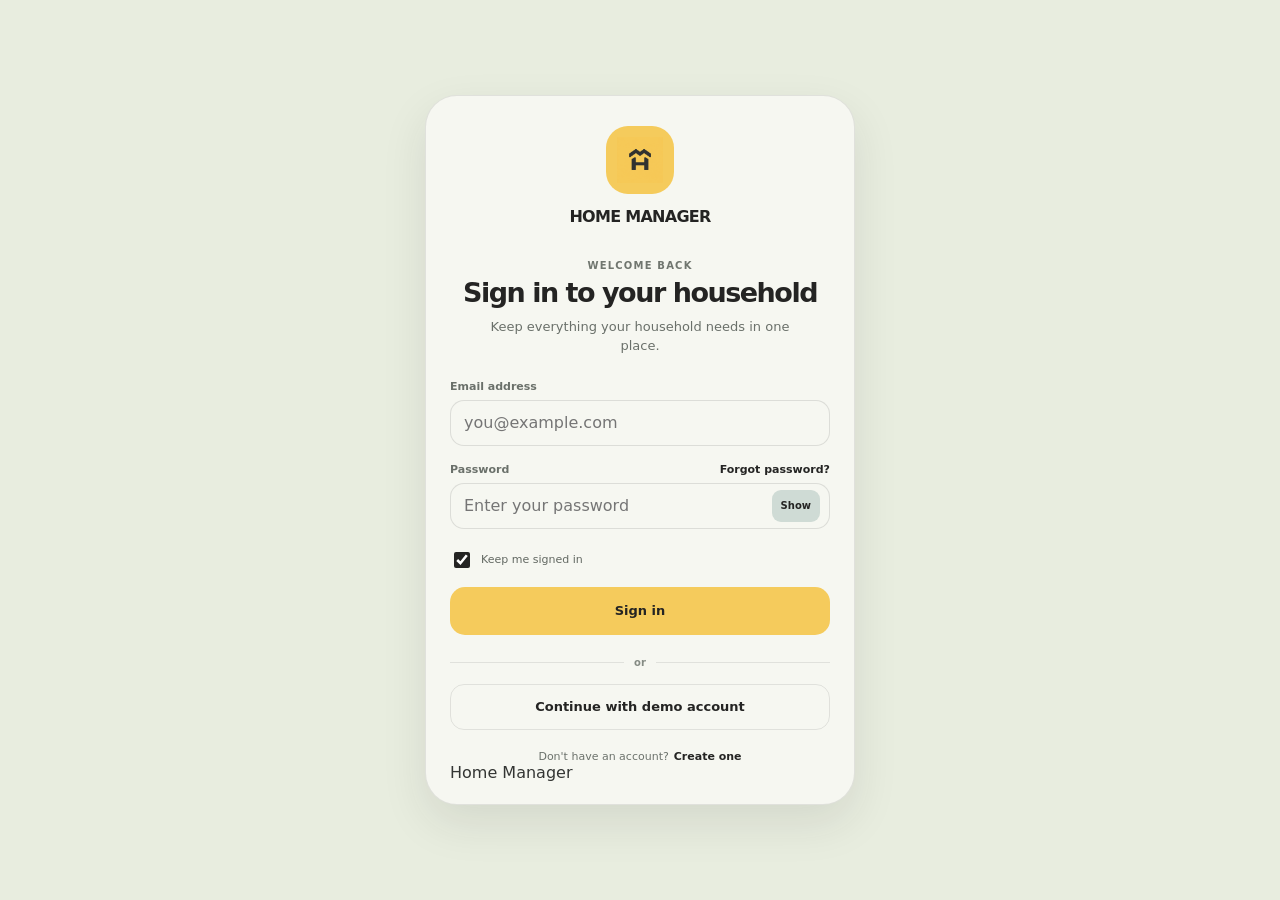
<file: settings.html>
<!doctype html>
<html lang="en">

<head>
  <meta charset="UTF-8">

  <meta
    name="viewport"
    content="width=device-width, initial-scale=1"
  >

  <title>Settings · Home Manager</title>

  <link
    rel="stylesheet"
    href="styles.css"
  >
</head>

<body>

  <div class="app-shell">

    <div class="phone">

      <!-- HEADER -->
      <header class="topbar">

        <div class="topbar-row">

          <a
            class="brand"
            href="index.html"
          >

            <div class="brand-mark">

              <img
                src="House_Manager_Logo.png"
                alt="Home Manager logo"
              >

            </div>

            <div>

              <div class="brand-name">
                HOME MANAGER
              </div>

              <div
                class="brand-sub"
                id="houseNameHeader"
              >
                My Household
              </div>

            </div>

          </a>

        </div>

      </header>


      <!-- SCROLLABLE CONTENT -->
      <main class="scroll">

        <div class="kicker">
          Household
        </div>

        <h1>
          Settings
        </h1>

        <p>
          Control your household and prototype preferences.
        </p>


        <!-- HOUSEHOLD SETTINGS -->
        <section class="section">

          <div class="section-title">
            Household
          </div>


          <!-- HOUSEHOLD NAME -->
          <div class="row">

            <div>

              <div class="member-name">
                Household name
              </div>

              <div
                class="member-role"
                id="nameView"
              >
                My Household
              </div>

            </div>

            <button
              class="button outline small-button"
              type="button"
              onclick="renameHousehold()"
            >
              Rename
            </button>

          </div>


          <!-- INVITE CODE -->
          <div class="row">

            <div>

              <div class="member-name">
                Invite code
              </div>

              <div
                class="member-role"
                id="codeView"
              >
                HOME-4821
              </div>

            </div>

            <button
              class="button outline small-button"
              type="button"
              onclick="copyInvite()"
            >
              Copy
            </button>

          </div>

        </section>


        <!-- PROTOTYPE DATA -->
        <section class="section">

          <div class="section-title">
            Prototype data
          </div>

          <p>
            All test data is stored locally in this browser so the prototype works without a backend.
          </p>

          <div
            style="
              display: grid;
              gap: 10px;
              margin-top: 14px;
            "
          >

            <button
              class="button danger full"
              type="button"
              onclick="resetApp()"
            >
              Clear household data
            </button>

            <button
              class="button logout-button full"
              type="button"
              onclick="confirmLogout()"
            >
              Log out
            </button>

          </div>

        </section>

      </main>


      <!-- BOTTOM NAVIGATION -->
      <nav class="bottom">

        <button
          class="fab"
          type="button"
          onclick="openAdd()"
          aria-label="Add"
        >
          +
        </button>


        <a
          class="nav"
          href="index.html"
        >

          <span class="nav-icon">
            ⌂
          </span>

          Home

        </a>


        <a
          class="nav"
          href="tasks.html"
        >

          <span class="nav-icon">
            ✓
          </span>

          Tasks

        </a>


        <a
          class="nav"
          href="shopping.html"
        >

          <span class="nav-icon">
            🛒
          </span>

          Shop

        </a>


        <a
          class="nav active"
          href="more.html"
        >

          <span class="nav-icon">
            •••
          </span>

          More

        </a>

      </nav>

    </div>

  </div>


  <!-- MODAL ROOT -->
  <div id="modalRoot"></div>


  <!-- MAIN JAVASCRIPT -->
  <script src="app.js"></script>


  <!-- SETTINGS DATA -->
  <script>

    const data = getData();


    document.getElementById(
      "nameView"
    ).textContent =
      data.household.name;


    document.getElementById(
      "codeView"
    ).textContent =
      data.household.inviteCode;

  </script>

</body>

</html>
</file>
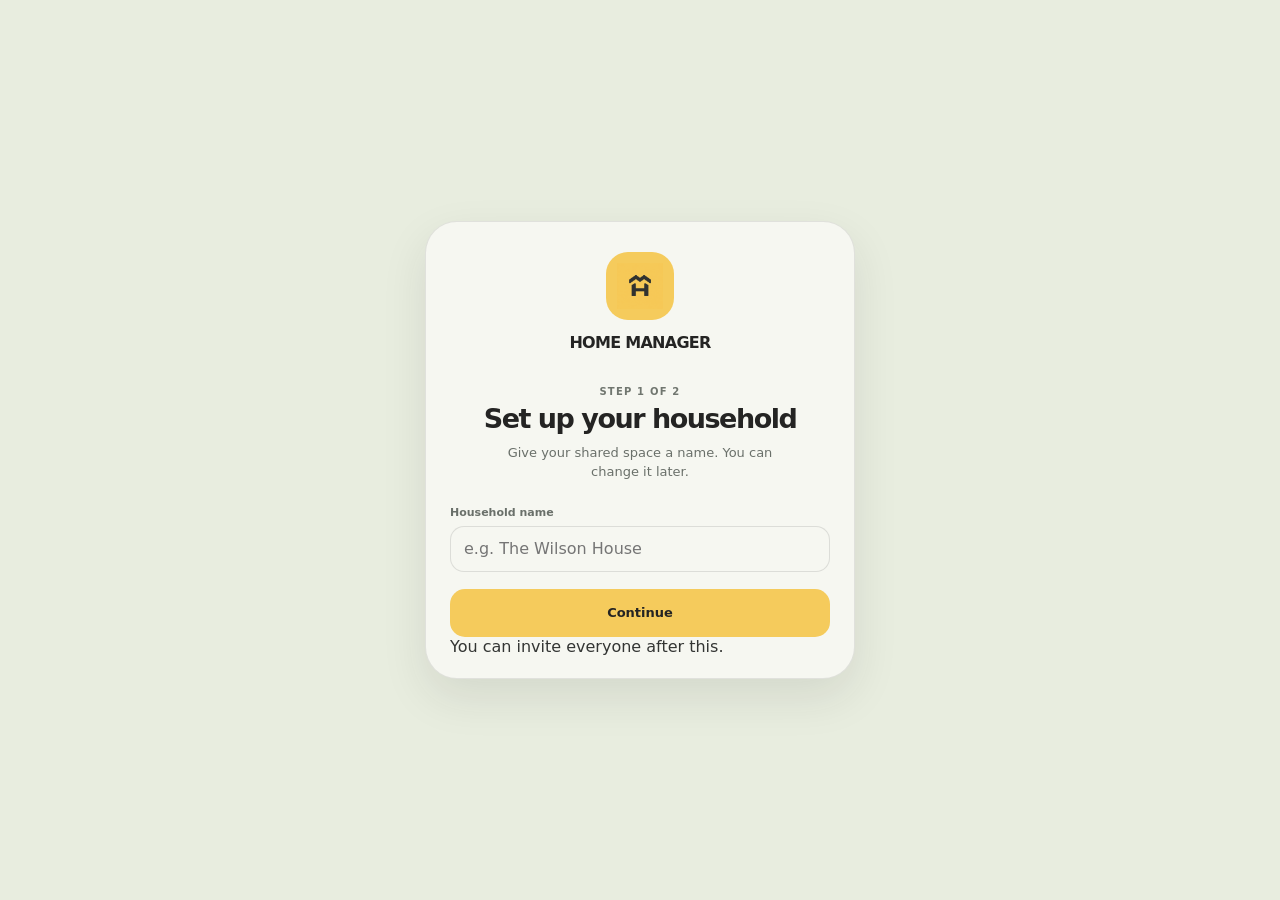
<file: setup-household.html>
<!DOCTYPE html>
<html lang="en">

<head>
  <meta charset="UTF-8">

  <meta
    name="viewport"
    content="width=device-width, initial-scale=1.0"
  >

  <title>Set Up Household · Home Manager</title>

  <link
    rel="stylesheet"
    href="styles.css"
  >
</head>

<body>

  <div class="login-shell">

    <div class="login-card">

      <div class="login-brand">

        <div class="login-logo">

          <img
            src="House_Manager_Logo.png"
            alt="Home Manager logo"
          >

        </div>

        <div class="login-brand-name">
          HOME MANAGER
        </div>

      </div>


      <div class="login-heading">

        <div class="login-kicker">
          Step 1 of 2
        </div>

        <h1>
          Set up your household
        </h1>

        <p>
          Give your shared space a name. You can change it later.
        </p>

      </div>


      <form
        class="login-form"
        onsubmit="handleHouseholdSetup(event)"
      >

        <div class="field">

          <label
            class="label"
            for="householdName"
          >
            Household name
          </label>

          <input
            id="householdName"
            class="input"
            type="text"
            placeholder="e.g. The Wilson House"
            required
          >

        </div>


        <button
          type="submit"
          class="button primary login-button"
        >
          Continue
        </button>

      </form>


      <div class="login-footer">
        You can invite everyone after this.
      </div>

    </div>

  </div>


  <script src="app.js"></script>


  <script>

    function handleHouseholdSetup(event) {

      event.preventDefault();

      const name =
        document
          .getElementById("householdName")
          .value
          .trim();

      if (!name) {
        return;
      }


      const data = getData();

      data.household.name =
        name;


      saveData(data);


      location.href =
        "invite.html";
    }

  </script>

</body>

</html>
</file>
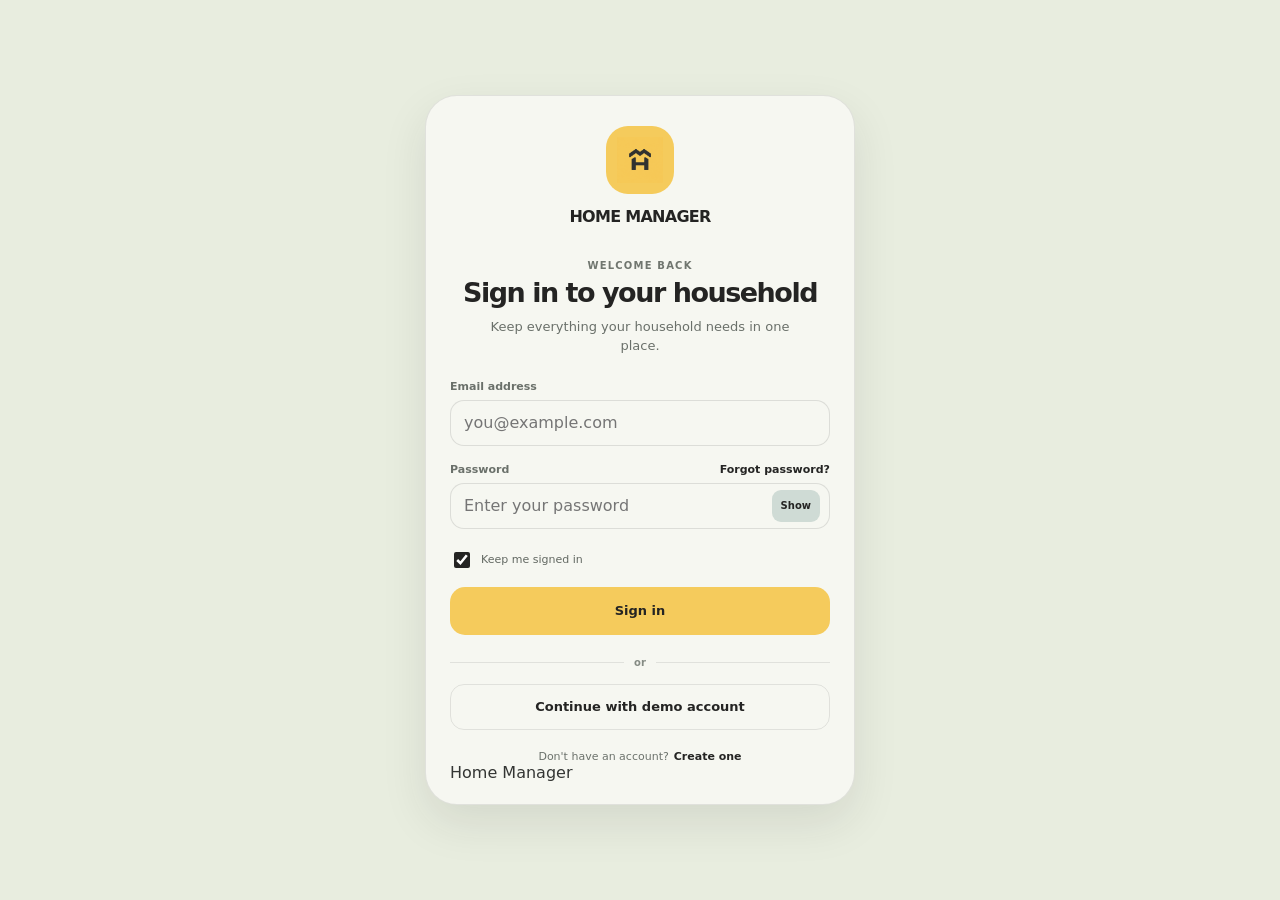
<file: shopping.html>
<!doctype html>
<html lang="en">
<head>
  <meta charset="UTF-8">
  <meta name="viewport" content="width=device-width, initial-scale=1">
  <title>Shopping · Home Manager</title>
  <link rel="stylesheet" href="styles.css">
</head>

<body>

  <div class="app-shell">
    <div class="phone">

      <div class="topbar">
        <div class="topbar-row">

          <a class="brand" href="index.html">

            <div class="brand-mark">
  <img src="House_Manager_Logo.png" alt="Home Manager logo">
</div>

            <div>
              <div class="brand-name">HOME MANAGER</div>
              <div class="brand-sub" id="houseNameHeader">My Household</div>
            </div>

          </a>

          <button
            class="header-action"
            onclick="location.href='settings.html'"
          >
            ⚙
          </button>

        </div>
      </div>

      <div class="scroll">

        <div class="kicker">Household</div>

        <h1>Shopping</h1>

        <p>A shared list of what the home needs.</p>

        <div class="toolbar">

          <div class="kicker">Items</div>

          <button
            class="button primary small-button"
            onclick="openForm('shopping')"
          >
            + Add item
          </button>

        </div>

        <div id="list"></div>

      </div>

      <div class="bottom">

        <button class="fab" onclick="openAdd()">+</button>

        <a class="nav" href="index.html">
          <span class="nav-icon">⌂</span>
          Home
        </a>

        <a class="nav" href="tasks.html">
          <span class="nav-icon">✓</span>
          Tasks
        </a>

        <a class="nav active" href="shopping.html">
          <span class="nav-icon">🛒</span>
          Shop
        </a>

        <a class="nav" href="more.html">
          <span class="nav-icon">•••</span>
          More
        </a>

      </div>

    </div>
  </div>

  <div id="modalRoot"></div>

  <script src="app.js"></script>

  <script>
    const d = getData();

    document.getElementById("list").innerHTML =
      d.shopping.length
        ? d.shopping.map(x => `
          <div class="list-item">

            <button
              class="check ${x.bought ? "done" : ""}"
              onclick="toggleShop('${x.id}')"
            >
              ${x.bought ? "✓" : ""}
            </button>

            <div class="list-content">

              <div class="list-title ${x.bought ? "done-text" : ""}">
                ${safe(x.title)}
              </div>

              <div class="list-meta">
                ${safe(x.category)} · Qty ${safe(x.qty)}
              </div>

            </div>

            <div class="right-actions">

              <button
                class="icon-button"
                onclick="deleteShop('${x.id}')"
              >
                ×
              </button>

            </div>

          </div>
        `).join("")
        : emptyState(
            "🛒",
            "Your list is empty",
            "Everyone in the household can add what is needed.",
            "Add your first item",
            "openForm('shopping')"
          );
  </script>

</body>
</html>
</file>
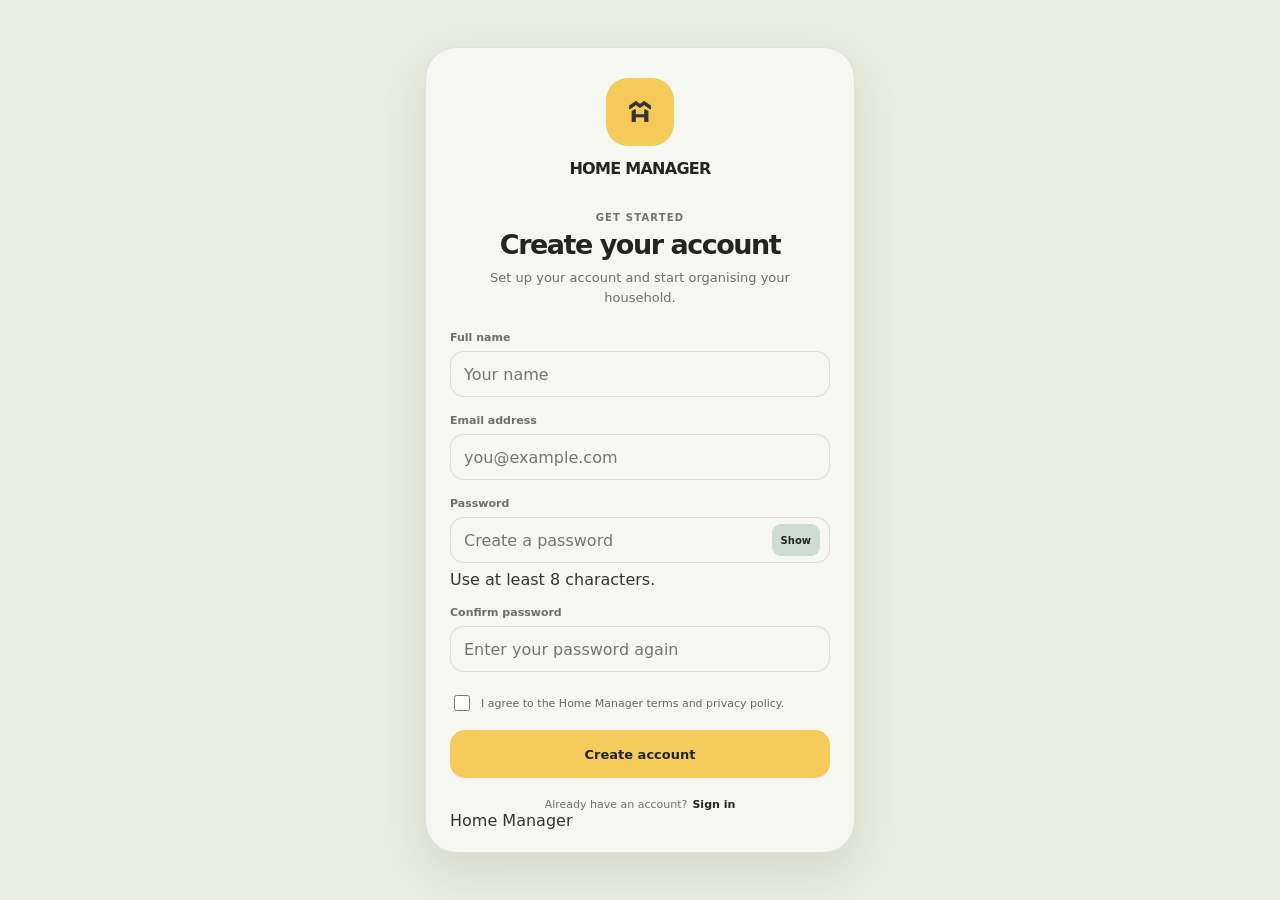
<file: signup.html>
<!DOCTYPE html>
<html lang="en">

<head>
  <meta charset="UTF-8">

  <meta
    name="viewport"
    content="width=device-width, initial-scale=1.0"
  >

  <title>Create Account · Home Manager</title>

  <link
    rel="stylesheet"
    href="styles.css"
  >
</head>

<body>

  <div class="login-shell">

    <div class="login-card">

      <div class="login-brand">

        <div class="login-logo">

          <img
            src="House_Manager_Logo.png"
            alt="Home Manager logo"
          >

        </div>

        <div class="login-brand-name">
          HOME MANAGER
        </div>

      </div>


      <div class="login-heading">

        <div class="login-kicker">
          Get started
        </div>

        <h1>
          Create your account
        </h1>

        <p>
          Set up your account and start organising your household.
        </p>

      </div>


      <form
        class="login-form"
        onsubmit="handleSignup(event)"
      >

        <div class="field">

          <label
            class="label"
            for="fullName"
          >
            Full name
          </label>

          <input
            id="fullName"
            class="input"
            type="text"
            autocomplete="name"
            placeholder="Your name"
            required
          >

        </div>


        <div class="field">

          <label
            class="label"
            for="email"
          >
            Email address
          </label>

          <input
            id="email"
            class="input"
            type="email"
            autocomplete="email"
            placeholder="you@example.com"
            required
          >

        </div>


        <div class="field">

          <label
            class="label"
            for="password"
          >
            Password
          </label>

          <div class="password-wrap">

            <input
              id="password"
              class="input"
              type="password"
              autocomplete="new-password"
              placeholder="Create a password"
              required
            >

            <button
              type="button"
              class="password-toggle"
              onclick="toggleSignupPassword()"
            >
              Show
            </button>

          </div>

          <div class="password-help">
            Use at least 8 characters.
          </div>

        </div>


        <div class="field">

          <label
            class="label"
            for="confirmPassword"
          >
            Confirm password
          </label>

          <input
            id="confirmPassword"
            class="input"
            type="password"
            autocomplete="new-password"
            placeholder="Enter your password again"
            required
          >

        </div>


        <label class="remember-row signup-terms">

          <input
            id="terms"
            type="checkbox"
            required
          >

          <span>
            I agree to the Home Manager terms and privacy policy.
          </span>

        </label>


        <button
          type="submit"
          class="button primary login-button"
        >
          Create account
        </button>

      </form>


      <div
        id="signupMessage"
        class="login-message"
      ></div>


      <div class="signup-link">

        <span>
          Already have an account?
        </span>

        <button
          type="button"
          onclick="location.href='login.html'"
        >
          Sign in
        </button>

      </div>


      <div class="login-footer">
        Home Manager
      </div>

    </div>

  </div>


  <script src="app.js"></script>


  <script>

    function toggleSignupPassword() {

      const password =
        document.getElementById("password");

      const button =
        document.querySelector(".password-toggle");

      const showing =
        password.type === "text";

      password.type =
        showing
          ? "password"
          : "text";

      button.textContent =
        showing
          ? "Show"
          : "Hide";
    }


    function handleSignup(event) {

      event.preventDefault();

      const name =
        document
          .getElementById("fullName")
          .value
          .trim();

      const email =
        document
          .getElementById("email")
          .value
          .trim();

      const password =
        document
          .getElementById("password")
          .value;

      const confirmPassword =
        document
          .getElementById("confirmPassword")
          .value;

      if (password.length < 8) {

        showSignupMessage(
          "Your password needs to be at least 8 characters."
        );

        return;
      }


      if (password !== confirmPassword) {

        showSignupMessage(
          "Your passwords do not match."
        );

        return;
      }


      if (!document.getElementById("terms").checked) {

        showSignupMessage(
          "Please accept the terms and privacy policy."
        );

        return;
      }


      localStorage.setItem(
        "home-manager-logged-in",
        "true"
      );

      localStorage.setItem(
        "home-manager-user-name",
        name
      );

      localStorage.setItem(
        "home-manager-user-email",
        email
      );


      const data = getData();

      data.members = [
        {
          id: "me",
          name: name,
          role: "Admin",
          initials: getInitials(name)
        }
      ];


      saveData(data);


      location.href =
        "setup-household.html";
    }


    function getInitials(name) {

      return name
        .split(/\s+/)
        .filter(Boolean)
        .map(word => word[0])
        .slice(0, 2)
        .join("")
        .toUpperCase();
    }


    function showSignupMessage(text) {

      const message =
        document.getElementById(
          "signupMessage"
        );

      message.textContent =
        text;

      message.classList.add(
        "visible"
      );
    }

  </script>

</body>

</html>
</file>
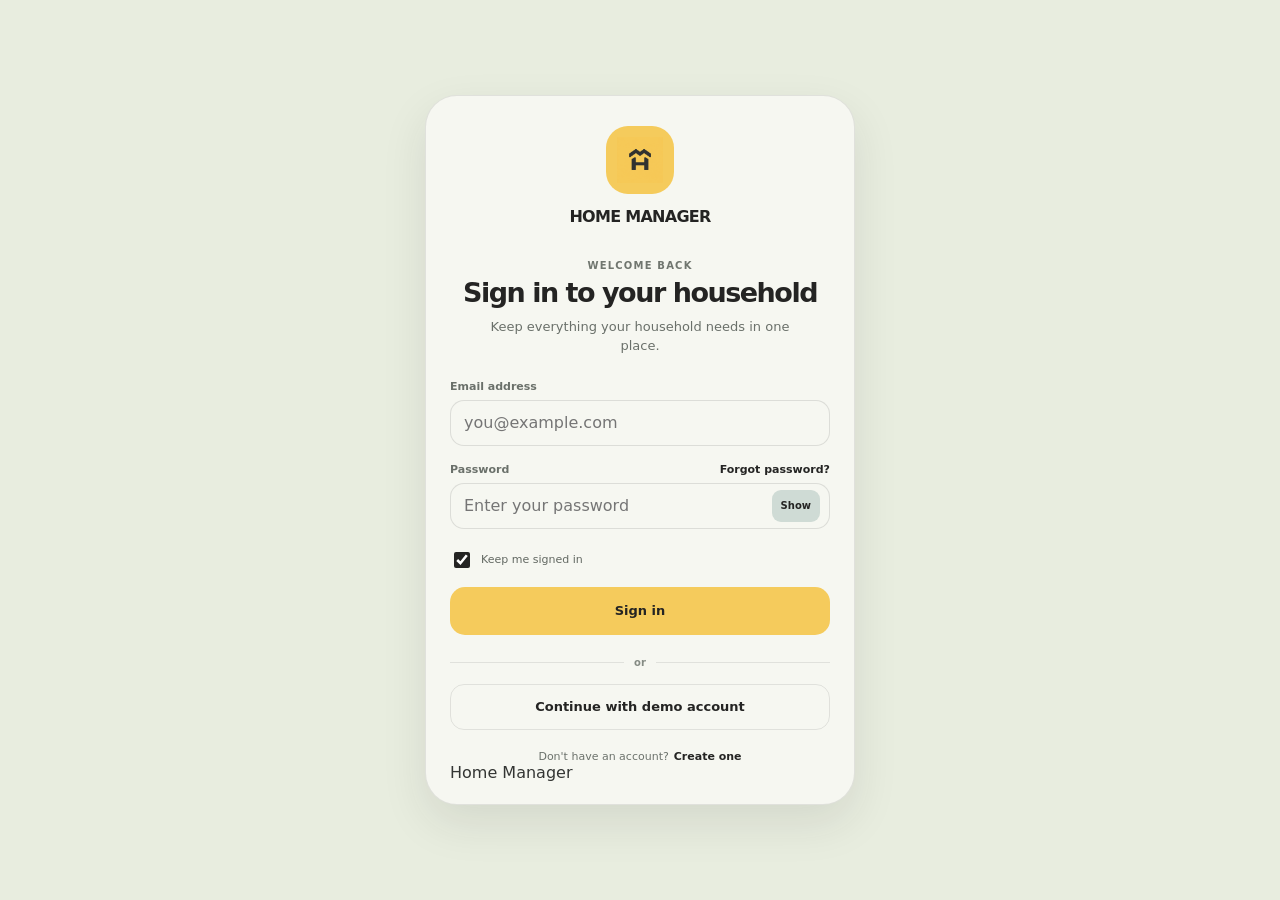
<file: tasks.html>
<!doctype html>
<html lang="en">
<head>
  <meta charset="UTF-8">
  <meta name="viewport" content="width=device-width, initial-scale=1">
  <title>Tasks · Home Manager</title>
  <link rel="stylesheet" href="styles.css">
</head>

<body>

  <div class="app-shell">
    <div class="phone">

      <div class="topbar">
        <div class="topbar-row">

          <a class="brand" href="index.html">
            <div class="brand-mark">
  <img src="House_Manager_Logo.png" alt="Home Manager logo">
</div>

            <div>
              <div class="brand-name">HOME MANAGER</div>
              <div class="brand-sub" id="houseNameHeader">My Household</div>
            </div>
          </a>

          <button class="header-action" onclick="location.href='settings.html'">
            ⚙
          </button>

        </div>
      </div>

      <div class="scroll">

        <div class="kicker">Household</div>

        <h1>Tasks</h1>

        <p>Everything that needs doing around the home.</p>

        <div class="toolbar">
          <div class="kicker">Open & completed</div>

          <button
            class="button primary small-button"
            onclick="openForm('task')"
          >
            + Add task
          </button>
        </div>

        <div id="list"></div>

      </div>

      <div class="bottom">

        <button class="fab" onclick="openAdd()">+</button>

        <a class="nav" href="index.html">
          <span class="nav-icon">⌂</span>
          Home
        </a>

        <a class="nav active" href="tasks.html">
          <span class="nav-icon">✓</span>
          Tasks
        </a>

        <a class="nav" href="shopping.html">
          <span class="nav-icon">🛒</span>
          Shop
        </a>

        <a class="nav" href="more.html">
          <span class="nav-icon">•••</span>
          More
        </a>

      </div>

    </div>
  </div>

  <div id="modalRoot"></div>

  <script src="app.js"></script>

  <script>
    const d = getData();

    document.getElementById("list").innerHTML =
      d.tasks.length
        ? d.tasks.map(x => `
          <div class="list-item">

            <button
              class="check ${x.done ? "done" : ""}"
              onclick="toggleTask('${x.id}')"
            >
              ${x.done ? "✓" : ""}
            </button>

            <div class="list-content">

              <div class="list-title ${x.done ? "done-text" : ""}">
                ${safe(x.title)}
              </div>

              <div class="list-meta">
                ${safe(x.assignee)} ·
                ${x.date ? fmtDate(x.date) : "No due date"}
              </div>

            </div>

            <div class="right-actions">
              <button
                class="icon-button"
                onclick="deleteTask('${x.id}')"
              >
                ×
              </button>
            </div>

          </div>
        `).join("")
        : emptyState(
            "✓",
            "Nothing to do yet",
            "Add tasks and assign them to anyone in the household.",
            "Add your first task",
            "openForm('task')"
          );
  </script>

</body>
</html>
</file>
<file: styles.css>
:root {
  --yellow: #F5CB5C;
  --light: #E8EDDF;
  --muted: #CFDBD5;
  --dark: #242423;
  --charcoal: #333533;
  --surface: #F6F7F1;
  --surface-2: #EEF1E9;
  --border: rgba(36, 36, 35, .10);
  --danger: #A94B43;

  --shadow: 0 18px 45px rgba(36, 36, 35, .10);

  --radius-sm: 10px;
  --radius-md: 14px;
  --radius-lg: 18px;
  --radius-xl: 24px;
}

/* =========================
   GLOBAL
========================= */

* {
  box-sizing: border-box;
}

html {
  background: var(--light);
}

body {
  margin: 0;
  min-width: 320px;

  background: var(--light);
  color: var(--charcoal);

  font-family:
    Inter,
    ui-sans-serif,
    system-ui,
    -apple-system,
    BlinkMacSystemFont,
    "Segoe UI",
    sans-serif;
}

button,
input,
select,
textarea {
  font: inherit;
}

button {
  cursor: pointer;
}

a {
  color: inherit;
  text-decoration: none;
}


/* =========================
   APP FRAME
========================= */

.app-shell {
  width: 100%;
  height: 100vh;
  height: 100dvh;

  display: flex;
  justify-content: center;

  padding: 24px;

  overflow: hidden;
}

.phone {
  width: min(100%, 430px);

  height: calc(100dvh - 48px);
  min-height: 0;

  display: flex;
  flex-direction: column;

  position: relative;

  overflow: hidden;

  background: var(--surface);

  border: 1px solid var(--border);
  border-radius: 32px;

  box-shadow: var(--shadow);
}


/* =========================
   TOP BAR
========================= */

.topbar {
  flex: 0 0 auto;

  padding: 18px 18px 10px;

  background: var(--surface);

  position: relative;

  z-index: 10;
}

.topbar-row {
  display: flex;
  align-items: center;
  justify-content: space-between;

  gap: 14px;
}

.brand {
  display: flex;
  align-items: center;

  gap: 10px;
}

.brand-mark {
  width: 42px;
  height: 42px;

  flex: none;

  display: flex;
  align-items: center;
  justify-content: center;

  overflow: hidden;

  border-radius: var(--radius-md);

  background: var(--yellow);
}

.brand-mark img {
  width: 30px !important;
  height: 30px !important;

  max-width: 30px !important;
  max-height: 30px !important;

  display: block;

  object-fit: contain;
}

.brand-name {
  color: var(--dark);

  font-size: 15px;
  font-weight: 850;

  line-height: 1;

  letter-spacing: -.04em;
}

.brand-sub {
  margin-top: 4px;

  color: #686e68;

  font-size: 11px;
}

.header-action {
  width: 38px;
  height: 38px;

  flex: none;

  display: grid;
  place-items: center;

  border: 1px solid var(--border);
  border-radius: 12px;

  background: var(--surface-2);

  color: var(--dark);
}


/* =========================
   SCROLL AREA
========================= */

.scroll {
  flex: 1 1 auto;

  min-height: 0;

  overflow-y: auto;
  overflow-x: hidden;

  padding: 8px 18px 96px;

  scrollbar-width: none;

  overscroll-behavior: contain;
}

.scroll::-webkit-scrollbar {
  display: none;
}


/* =========================
   TYPOGRAPHY
========================= */

.kicker {
  color: #6a706a;

  font-size: 10px;
  font-weight: 800;

  letter-spacing: .11em;

  text-transform: uppercase;
}

h1 {
  margin: 9px 0 4px;

  color: var(--dark);

  font-size: 28px;
  font-weight: 850;

  line-height: 1.02;

  letter-spacing: -.055em;
}

h2 {
  margin: 0 0 5px;

  color: var(--dark);

  font-size: 18px;
  font-weight: 850;

  line-height: 1.15;

  letter-spacing: -.03em;
}

p {
  margin: 0;

  color: #6a706a;

  font-size: 13px;

  line-height: 1.5;
}


/* =========================
   HERO
========================= */

.hero {
  margin-top: 18px;

  padding: 20px;

  border-radius: var(--radius-xl);

  background: var(--yellow);
}

.hero h2 {
  font-size: 22px;
}

.hero p {
  margin-top: 6px;

  color: rgba(36, 36, 35, .72);
}

.hero-pill {
  display: inline-flex;
  align-items: center;

  gap: 7px;

  margin-bottom: 14px;

  padding: 7px 10px;

  border-radius: 999px;

  background: rgba(255, 255, 255, .18);

  color: var(--dark);

  font-size: 10px;
  font-weight: 800;
}


/* =========================
   GRID / CARDS
========================= */

.grid {
  display: grid;

  grid-template-columns: 1fr 1fr;

  gap: 10px;

  margin-top: 14px;
}

.card {
  padding: 16px;

  border: 1px solid rgba(36, 36, 35, .05);

  border-radius: 20px;

  background: var(--surface-2);
}

.card.click {
  transition:
    transform .16s ease,
    background .16s ease;
}

.card.click:hover {
  transform: translateY(-1px);

  background: var(--muted);
}

.iconbox {
  width: 38px;
  height: 38px;

  display: grid;
  place-items: center;

  margin-bottom: 12px;

  border-radius: 12px;

  background: var(--light);

  color: var(--dark);

  font-size: 18px;
}

.metric {
  color: var(--dark);

  font-size: 12px;
  font-weight: 800;
}

.submetric {
  margin-top: 4px;

  color: #70766f;

  font-size: 10px;
}


/* =========================
   EMPTY STATES
========================= */

.empty {
  margin-top: 14px;

  padding: 28px 20px;

  border-radius: var(--radius-xl);

  background: var(--muted);
}

.empty-icon {
  width: 52px;
  height: 52px;

  display: grid;
  place-items: center;

  margin-bottom: 15px;

  border-radius: 17px;

  background: rgba(245, 203, 92, .86);

  color: var(--dark);

  font-size: 22px;
}


/* =========================
   BUTTONS
========================= */

.button {
  height: 44px;

  display: inline-flex;
  align-items: center;
  justify-content: center;

  gap: 8px;

  padding: 0 16px;

  border: 0;

  border-radius: var(--radius-md);

  font-size: 13px;
  font-weight: 800;
}

.primary {
  background: var(--yellow);

  color: var(--dark);
}

.secondary {
  background: var(--muted);

  color: var(--dark);
}

.outline {
  border: 1px solid var(--border);

  background: transparent;

  color: var(--dark);
}

.danger {
  background: rgba(169, 75, 67, .10);

  color: var(--danger);
}

.full {
  width: 100%;
}

.small-button {
  height: 38px;

  padding: 0 12px;

  border-radius: 12px;

  font-size: 12px;
}


/* =========================
   BUTTON INTERACTIONS
========================= */

.button {
  transition:
    transform .14s ease,
    background .14s ease,
    border-color .14s ease,
    opacity .14s ease,
    box-shadow .14s ease;
}

.button:hover {
  transform: translateY(-1px);
}

.button:active {
  transform: translateY(0);
}

.button:focus-visible {
  outline: 3px solid rgba(245, 203, 92, .45);
  outline-offset: 2px;
}

.primary:hover {
  background: #f2c24c;

  box-shadow:
    0 6px 16px rgba(36, 36, 35, .10);
}

.secondary:hover {
  background: #c6d3cd;
}

.outline:hover {
  background: rgba(36, 36, 35, .05);

  border-color:
    rgba(36, 36, 35, .18);
}

.danger:hover {
  background: rgba(169, 75, 67, .16);
}

.button:disabled {
  opacity: .45;

  cursor: not-allowed;

  transform: none;

  box-shadow: none;
}


/* =========================
   LOGOUT BUTTON
========================= */

.logout-button {
  background: rgba(169, 75, 67, .10);

  color: var(--danger);
}

.logout-button:hover {
  background: rgba(169, 75, 67, .16);
}


/* =========================
   TOOLBARS
========================= */

.toolbar {
  display: flex;
  align-items: center;
  justify-content: space-between;

  gap: 12px;

  margin: 18px 0 14px;
}

.toolbar-actions {
  display: flex;

  gap: 8px;
}


/* =========================
   LISTS
========================= */

.list {
  display: grid;

  gap: 9px;
}

.list-item {
  display: flex;
  align-items: flex-start;

  gap: 11px;

  padding: 14px;

  border: 1px solid rgba(36, 36, 35, .06);

  border-radius: var(--radius-lg);

  background: var(--surface-2);
}

.list-content {
  flex: 1;

  min-width: 0;
}

.list-title {
  color: var(--dark);

  font-size: 13px;
  font-weight: 800;

  line-height: 1.35;
}

.list-meta {
  margin-top: 4px;

  color: #6a706a;

  font-size: 11px;
}

.check {
  width: 24px;
  height: 24px;

  flex: none;

  display: grid;
  place-items: center;

  border: 1.5px solid rgba(36, 36, 35, .20);

  border-radius: 8px;

  background: var(--surface);

  color: var(--dark);
}

.check.done {
  border-color: var(--yellow);

  background: var(--yellow);
}

.done-text {
  text-decoration: line-through;

  opacity: .5;
}

.right-actions {
  display: flex;

  gap: 4px;
}

.icon-button {
  width: 34px;
  height: 34px;

  display: grid;
  place-items: center;

  border: 0;

  border-radius: 10px;

  background: transparent;

  color: #626862;
}

.icon-button:hover {
  background: rgba(36, 36, 35, .06);

  color: var(--dark);
}


/* =========================
   MEMBERS
========================= */

.members {
  display: grid;

  gap: 10px;

  margin-top: 14px;
}

.member {
  display: flex;
  align-items: center;

  gap: 11px;

  padding: 12px 13px;

  border-radius: 16px;

  background: var(--surface-2);
}

.avatar {
  width: 38px;
  height: 38px;

  flex: none;

  display: grid;
  place-items: center;

  border-radius: 12px;

  background: var(--yellow);

  color: var(--dark);

  font-size: 12px;
  font-weight: 850;
}

.member-main {
  flex: 1;
}

.member-name {
  color: var(--dark);

  font-size: 13px;
  font-weight: 800;
}

.member-role {
  margin-top: 2px;

  color: #70766f;

  font-size: 11px;
}


/* =========================
   SECTIONS / ROWS
========================= */

.section {
  margin-top: 12px;

  padding: 16px;

  border: 1px solid rgba(36, 36, 35, .06);

  border-radius: 20px;

  background: var(--surface-2);
}

.section-title {
  margin-bottom: 12px;

  color: var(--dark);

  font-size: 13px;
  font-weight: 850;
}

.row {
  display: flex;
  align-items: center;
  justify-content: space-between;

  gap: 10px;

  padding: 10px 0;
}

.row + .row {
  border-top: 1px solid rgba(36, 36, 35, .06);
}


/* =========================
   FORMS
========================= */

.field {
  display: grid;

  gap: 7px;

  margin-bottom: 13px;
}

.label {
  color: #6a706a;

  font-size: 11px;
  font-weight: 800;
}

.input,
.textarea {
  width: 100%;

  border: 1px solid rgba(36, 36, 35, .12);

  outline: 0;

  background: var(--surface);

  color: var(--dark);
}

.input {
  height: 46px;

  padding: 0 13px;

  border-radius: var(--radius-md);
}

.textarea {
  min-height: 90px;

  padding: 12px 13px;

  border-radius: var(--radius-md);

  resize: vertical;
}

.input:focus,
.textarea:focus {
  border-color: var(--dark);
}

.select {
  appearance: none;
}


/* =========================
   BOTTOM NAVIGATION
========================= */

.bottom {
  width: 100%;

  flex: 0 0 auto;

  position: relative;

  z-index: 20;

  display: grid;

  grid-template-columns: repeat(4, 1fr);

  padding: 8px 9px 11px;

  border-top: 1px solid rgba(36, 36, 35, .07);

  background: rgba(246, 247, 241, .96);

  backdrop-filter: blur(14px);
}

.nav {
  display: flex;
  flex-direction: column;
  align-items: center;

  gap: 4px;

  padding: 5px 2px 3px;

  border: 0;

  border-radius: 13px;

  background: transparent;

  color: #70766f;

  font-size: 10px;
  font-weight: 750;
}

.nav.active {
  color: var(--dark);
}

.nav-icon {
  width: 34px;
  height: 27px;

  display: grid;
  place-items: center;

  border-radius: 10px;

  font-size: 17px;
}

.nav.active .nav-icon {
  background: var(--yellow);
}


/* =========================
   ADD BUTTON
========================= */

.fab {
  position: absolute;

  top: auto;
  bottom: calc(100% + 10px);

  right: 16px;
  left: auto;

  width: 54px;
  height: 54px;

  display: grid;
  place-items: center;

  border: 0;

  border-radius: 18px;

  background: var(--dark);

  color: var(--yellow);

  box-shadow:
    0 10px 22px rgba(36, 36, 35, .20);

  font-size: 21px;

  z-index: 25;

  transition:
    transform .14s ease,
    box-shadow .14s ease;
}

.fab:hover {
  transform: translateY(-2px);

  box-shadow:
    0 13px 26px rgba(36, 36, 35, .25);
}

.fab:active {
  transform: translateY(0);
}

.fab:focus-visible {
  outline: 3px solid rgba(245, 203, 92, .45);
  outline-offset: 3px;
}


/* =========================
   MODALS
========================= */

.modal-backdrop {
  position: fixed;

  inset: 0;

  z-index: 50;

  display: grid;
  place-items: end center;

  padding: 16px;

  background: rgba(36, 36, 35, .38);
}

.modal {
  width: min(100%, 430px);

  max-height: 90vh;

  overflow: auto;

  padding: 18px;

  border-radius: 26px;

  background: var(--surface);

  box-shadow:
    0 25px 70px rgba(36, 36, 35, .24);
}

.modal-header {
  display: flex;
  align-items: center;
  justify-content: space-between;

  margin-bottom: 16px;
}

.modal-title {
  color: var(--dark);

  font-size: 19px;
  font-weight: 850;

  letter-spacing: -.03em;
}

.close {
  width: 34px;
  height: 34px;

  display: grid;
  place-items: center;

  border: 0;

  border-radius: 10px;

  background: var(--surface-2);

  color: var(--dark);
}


/* =========================
   QUICK ACTIONS
========================= */

.quick-grid {
  display: grid;

  grid-template-columns: 1fr 1fr;

  gap: 9px;
}

.quick {
  padding: 15px;

  border: 0;

  border-radius: 17px;

  background: var(--surface-2);

  text-align: left;
}

.quick-icon {
  width: 37px;
  height: 37px;

  display: grid;
  place-items: center;

  margin-bottom: 11px;

  border-radius: 12px;

  background: var(--light);
}

.quick-title {
  color: var(--dark);

  font-size: 12px;
  font-weight: 850;
}

.quick-sub {
  margin-top: 3px;

  color: #70766f;

  font-size: 10px;
}


/* =========================
   CALENDAR
========================= */

.calendar {
  margin-top: 14px;

  padding: 16px;

  border-radius: 22px;

  background: var(--surface-2);
}

.calendar-head {
  display: flex;
  align-items: center;
  justify-content: space-between;

  margin-bottom: 13px;

  color: var(--dark);

  font-size: 13px;
  font-weight: 850;
}

.week {
  display: grid;

  grid-template-columns: repeat(7, 1fr);

  gap: 5px;
}

.dayname {
  padding-bottom: 4px;

  color: #7a8079;

  font-size: 9px;
  font-weight: 800;

  text-align: center;
}

.day {
  aspect-ratio: 1;

  border: 0;

  border-radius: 10px;

  background: transparent;

  color: var(--charcoal);

  font-size: 11px;
}

.day.today {
  background: var(--yellow);

  font-weight: 900;
}

.day.blank {
  visibility: hidden;
}


/* =========================
   SPLASH
========================= */

.splash {
  min-height: 100vh;

  display: grid;
  place-items: center;

  padding: 24px;
}

.splash-card {
  width: min(100%, 430px);

  padding: 30px 24px;

  border-radius: 32px;

  background: var(--surface);

  box-shadow: var(--shadow);

  text-align: center;
}

.splash-mark {
  width: 78px;
  height: 78px;

  display: grid;
  place-items: center;

  margin: 0 auto 20px;

  border-radius: 25px;

  background: var(--yellow);
}

.splash-mark svg {
  width: 52px;
  height: 52px;
}

.splash-title {
  color: var(--dark);

  font-size: 34px;
  font-weight: 900;

  letter-spacing: -.06em;
}

.splash-copy {
  max-width: 310px;

  margin: 8px auto 24px;
}

.stack {
  display: grid;

  gap: 10px;
}


/* =========================
   LOGIN
========================= */

.login-shell {
  min-height: 100vh;

  display: flex;
  align-items: center;
  justify-content: center;

  padding: 24px;

  background: var(--light);
}

.login-card {
  width: min(100%, 430px);

  padding: 30px 24px 22px;

  border: 1px solid var(--border);

  border-radius: 32px;

  background: var(--surface);

  box-shadow: var(--shadow);
}

.login-brand {
  display: flex;
  flex-direction: column;
  align-items: center;

  margin-bottom: 34px;
}

.login-logo {
  width: 68px;
  height: 68px;

  display: flex;
  align-items: center;
  justify-content: center;

  overflow: hidden;

  margin-bottom: 13px;

  border-radius: 22px;

  background: var(--yellow);
}

.login-logo img {
  width: 46px !important;
  height: 46px !important;

  max-width: 46px !important;
  max-height: 46px !important;

  display: block;

  object-fit: contain;
}

.login-brand-name {
  color: var(--dark);

  font-size: 16px;
  font-weight: 900;

  letter-spacing: -.045em;
}

.login-heading {
  margin-bottom: 24px;

  text-align: center;
}

.login-kicker {
  margin-bottom: 8px;

  color: #70766f;

  font-size: 10px;
  font-weight: 850;

  letter-spacing: .12em;

  text-transform: uppercase;
}

.login-heading h1 {
  margin: 0;

  font-size: 27px;

  line-height: 1.04;
}

.login-heading p {
  max-width: 310px;

  margin: 9px auto 0;
}

.login-form {
  display: grid;

  gap: 4px;
}

.password-label {
  display: flex;
  align-items: center;
  justify-content: space-between;

  gap: 10px;
}

.forgot-button {
  padding: 0;

  border: 0;

  background: transparent;

  color: var(--dark);

  font-size: 11px;
  font-weight: 750;
}

.password-wrap {
  position: relative;
}

.password-wrap .input {
  padding-right: 66px;
}

.password-toggle {
  position: absolute;

  top: 50%;
  right: 10px;

  height: 32px;

  transform: translateY(-50%);

  padding: 0 9px;

  border: 0;

  border-radius: 9px;

  background: var(--muted);

  color: var(--dark);

  font-size: 10px;
  font-weight: 800;
}

.remember-row {
  display: flex;
  align-items: center;

  gap: 8px;

  margin: 3px 0 12px;

  color: #626862;

  font-size: 11px;
}

.remember-row input {
  width: 16px;
  height: 16px;

  accent-color: var(--dark);
}

.login-button {
  width: 100%;

  height: 48px;

  border-radius: 15px;

  font-size: 13px;
}

.login-divider {
  display: grid;

  grid-template-columns: 1fr auto 1fr;

  align-items: center;

  gap: 10px;

  margin: 22px 0 16px;

  color: #858b84;

  font-size: 10px;
  font-weight: 700;
}

.login-divider span {
  height: 1px;

  background: var(--border);
}

.login-alt {
  width: 100%;

  height: 46px;
}

.signup-link {
  display: flex;
  align-items: center;
  justify-content: center;

  gap: 5px;

  margin-top: 20px;

  color: #6c726c;

  font-size: 11px;
}

.signup-link button {
  padding: 0;

  border: 0;

  background: transparent;

  color: var(--dark);

  font-weight: 800;
}

.login-message {
  display: none;

  margin-top: 16px;

  padding: 11px 12px;

  border-radius: 12px;

  background: var(--muted);

  color: var(--dark);

  font-size: 11px;

  line-height: 1.45;

  text-align: center;
}


/* =========================
   HOME DASHBOARD
========================= */

.hidden {
  display: none !important;
}

.home-intro {
  padding: 12px 2px 4px;
}

.home-intro h1 {
  margin-top: 7px;

  text-transform: none;
}

.home-intro p {
  max-width: 340px;
}

.home-section {
  margin-top: 24px;
}

.section-heading-row {
  display: flex;
  align-items: flex-end;
  justify-content: space-between;

  gap: 12px;

  margin-bottom: 11px;
}

.section-heading-row h2 {
  margin-top: 5px;
  margin-bottom: 0;

  font-size: 18px;
}

.section-link {
  color: var(--dark);

  font-size: 11px;
  font-weight: 800;

  white-space: nowrap;
}

.attention-list {
  display: grid;

  gap: 8px;
}

.attention-item {
  display: flex;
  align-items: center;

  gap: 11px;

  padding: 13px;

  border: 1px solid rgba(36, 36, 35, .05);

  border-radius: 17px;

  background: var(--muted);
}

.attention-icon {
  width: 35px;
  height: 35px;

  flex-shrink: 0;

  display: grid;
  place-items: center;

  border-radius: 11px;

  background: var(--yellow);

  color: var(--dark);

  font-size: 13px;
  font-weight: 900;
}

.attention-main {
  flex: 1;

  min-width: 0;
}

.attention-title {
  color: var(--dark);

  font-size: 12px;
  font-weight: 850;
}

.attention-meta {
  margin-top: 3px;

  color: #6b716b;

  font-size: 10px;
}

.attention-amount {
  color: var(--dark);

  font-size: 12px;
  font-weight: 850;
}

.attention-arrow {
  color: #747a73;

  font-size: 18px;
}

.home-clear {
  display: flex;
  align-items: center;

  gap: 12px;

  margin-top: 18px;

  padding: 14px;

  border-radius: 18px;

  background: var(--muted);
}

.clear-icon {
  width: 38px;
  height: 38px;

  flex-shrink: 0;

  display: grid;
  place-items: center;

  border-radius: 12px;

  background: var(--yellow);

  color: var(--dark);

  font-weight: 900;
}

.clear-title {
  color: var(--dark);

  font-size: 12px;
  font-weight: 850;
}

.clear-copy {
  margin-top: 3px;

  color: #6c726c;

  font-size: 10px;
}

.today-list,
.compact-list {
  display: grid;

  gap: 8px;
}

.today-item,
.compact-item {
  display: flex;
  align-items: center;

  gap: 11px;

  padding: 12px 13px;

  border: 1px solid rgba(36, 36, 35, .05);

  border-radius: 17px;

  background: var(--surface-2);
}

.today-icon,
.compact-icon {
  width: 36px;
  height: 36px;

  flex-shrink: 0;

  display: grid;
  place-items: center;

  border-radius: 11px;

  background: var(--light);

  color: var(--dark);

  font-size: 14px;
  font-weight: 850;
}

.today-main,
.compact-main {
  flex: 1;

  min-width: 0;
}

.today-kind {
  color: #737970;

  font-size: 9px;
  font-weight: 800;

  letter-spacing: .08em;

  text-transform: uppercase;
}

.today-title,
.compact-title {
  margin-top: 3px;

  color: var(--dark);

  font-size: 12px;
  font-weight: 850;

  line-height: 1.3;
}

.today-meta,
.compact-meta {
  color: #737970;

  font-size: 10px;

  white-space: nowrap;
}

.today-arrow,
.compact-arrow {
  color: #777d76;

  font-size: 18px;
}

.mini-empty {
  display: flex;
  align-items: center;

  gap: 11px;

  padding: 14px;

  border: 1px solid rgba(36, 36, 35, .05);

  border-radius: 17px;

  background: var(--surface-2);
}

.mini-empty-icon {
  width: 36px;
  height: 36px;

  display: grid;
  place-items: center;

  border-radius: 11px;

  background: var(--light);

  color: var(--dark);

  font-size: 14px;
  font-weight: 900;
}

.mini-empty-title {
  color: var(--dark);

  font-size: 12px;
  font-weight: 850;
}

.mini-empty-copy {
  margin-top: 3px;

  color: #737970;

  font-size: 10px;
}

.snapshot-grid {
  display: grid;

  grid-template-columns: 1fr 1fr;

  gap: 9px;
}

.snapshot-card {
  padding: 14px;

  border: 1px solid rgba(36, 36, 35, .05);

  border-radius: 18px;

  background: var(--surface-2);
}

.snapshot-top {
  display: flex;
  align-items: center;
  justify-content: space-between;

  gap: 10px;
}

.snapshot-icon {
  width: 35px;
  height: 35px;

  display: grid;
  place-items: center;

  border-radius: 11px;

  background: var(--light);

  color: var(--dark);

  font-size: 14px;
  font-weight: 850;
}

.snapshot-number {
  color: var(--dark);

  font-size: 20px;
  font-weight: 900;

  letter-spacing: -.04em;
}

.snapshot-title {
  margin-top: 11px;

  color: #626961;

  font-size: 10px;
  font-weight: 750;
}

.members-strip {
  display: flex;

  gap: 9px;

  overflow-x: auto;

  padding-bottom: 2px;

  scrollbar-width: none;
}

.members-strip::-webkit-scrollbar {
  display: none;
}

.member-chip {
  min-width: 84px;

  display: flex;
  flex-direction: column;
  align-items: center;

  gap: 7px;

  padding: 11px 9px;

  border: 1px solid rgba(36, 36, 35, .05);

  border-radius: 17px;

  background: var(--surface-2);
}

.member-chip .avatar {
  width: 36px;
  height: 36px;

  border-radius: 11px;
}

.member-chip-name {
  max-width: 70px;

  overflow: hidden;

  color: var(--dark);

  font-size: 10px;
  font-weight: 800;

  text-overflow: ellipsis;

  white-space: nowrap;
}

.getting-started {
  padding: 19px;

  border-radius: 23px;

  background: var(--yellow);
}

.getting-started h2 {
  margin-top: 7px;
  margin-bottom: 5px;

  font-size: 21px;
}

.getting-started > p {
  max-width: 310px;

  color: rgba(36, 36, 35, .70);

  font-size: 11px;
}

.starter-actions {
  display: grid;

  gap: 7px;

  margin-top: 15px;
}

.starter-action {
  display: flex;
  align-items: center;

  gap: 10px;

  padding: 10px;

  border-radius: 14px;

  background: rgba(255, 255, 255, .18);
}

.starter-icon {
  width: 34px;
  height: 34px;

  flex-shrink: 0;

  display: grid;
  place-items: center;

  border-radius: 10px;

  background: rgba(255, 255, 255, .20);

  color: var(--dark);

  font-size: 14px;
  font-weight: 850;
}

.starter-action strong {
  display: block;

  color: var(--dark);

  font-size: 11px;
  font-weight: 850;
}

.starter-action small {
  display: block;

  margin-top: 2px;

  color: rgba(36, 36, 35, .65);

  font-size: 9px;
}


/* =========================
   MOBILE
========================= */

@media (max-width: 700px) {

  .app-shell {
    width: 100%;
    height: 100dvh;

    padding: 0;

    overflow: hidden;
  }

  .phone {
    width: 100%;
    height: 100dvh;

    min-height: 0;

    border: 0;
    border-radius: 0;

    box-shadow: none;
  }

  .topbar {
    padding-top: 18px;
  }

  .login-shell {
    min-height: 100dvh;

    padding: 16px;
  }

  .login-card {
    border-radius: 26px;
  }
}
</file>
